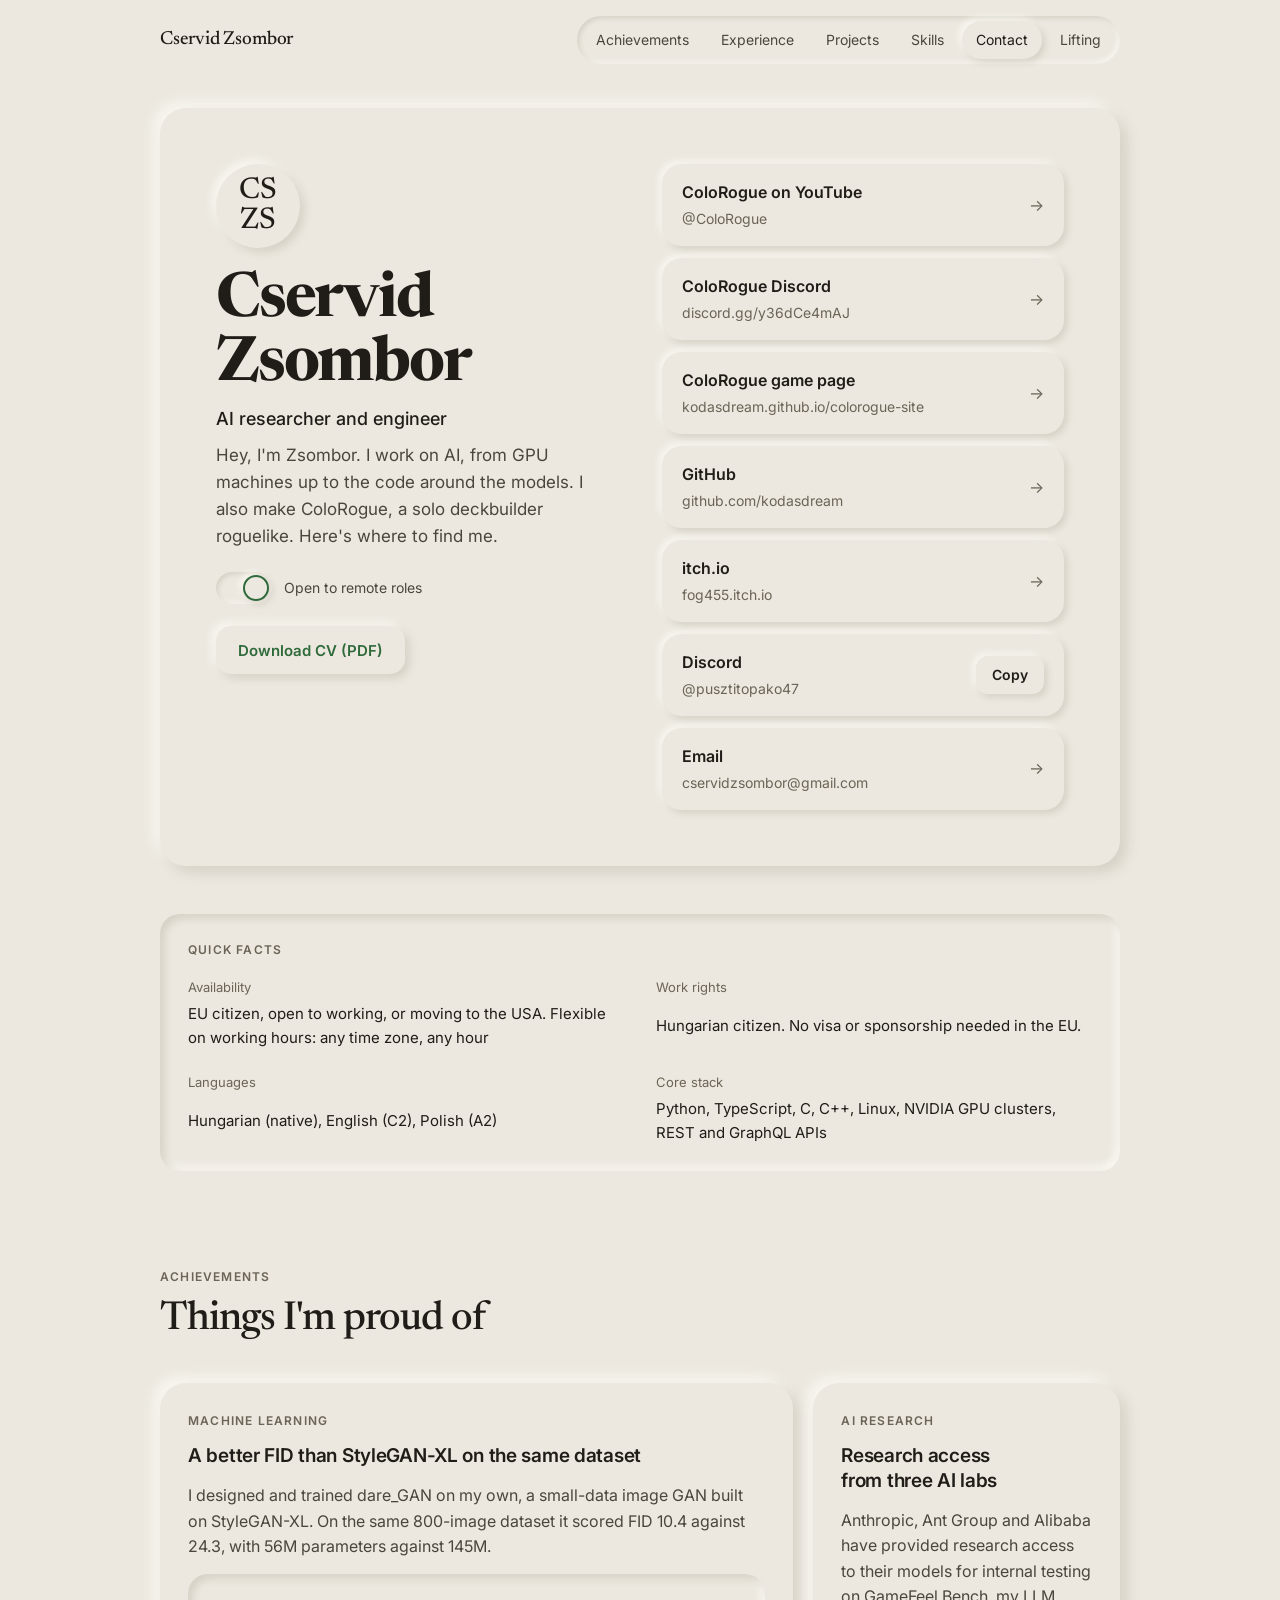
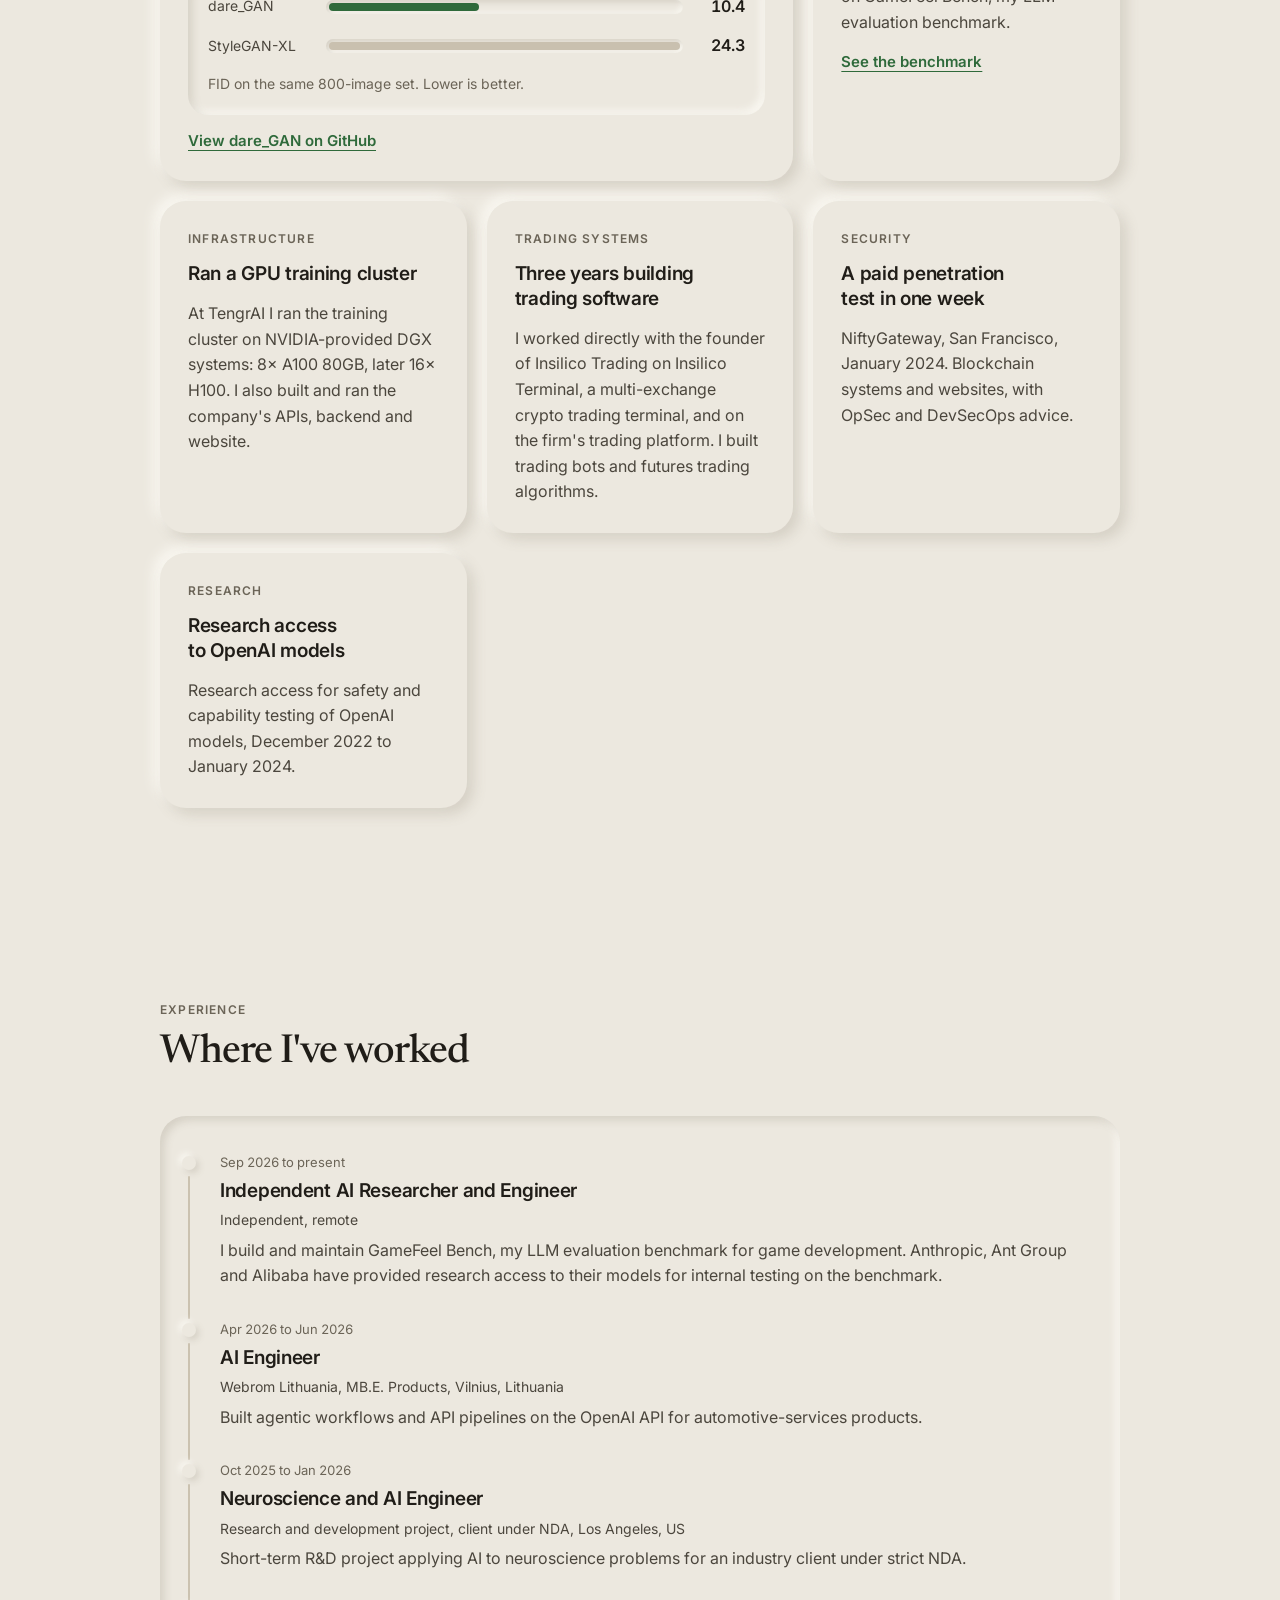
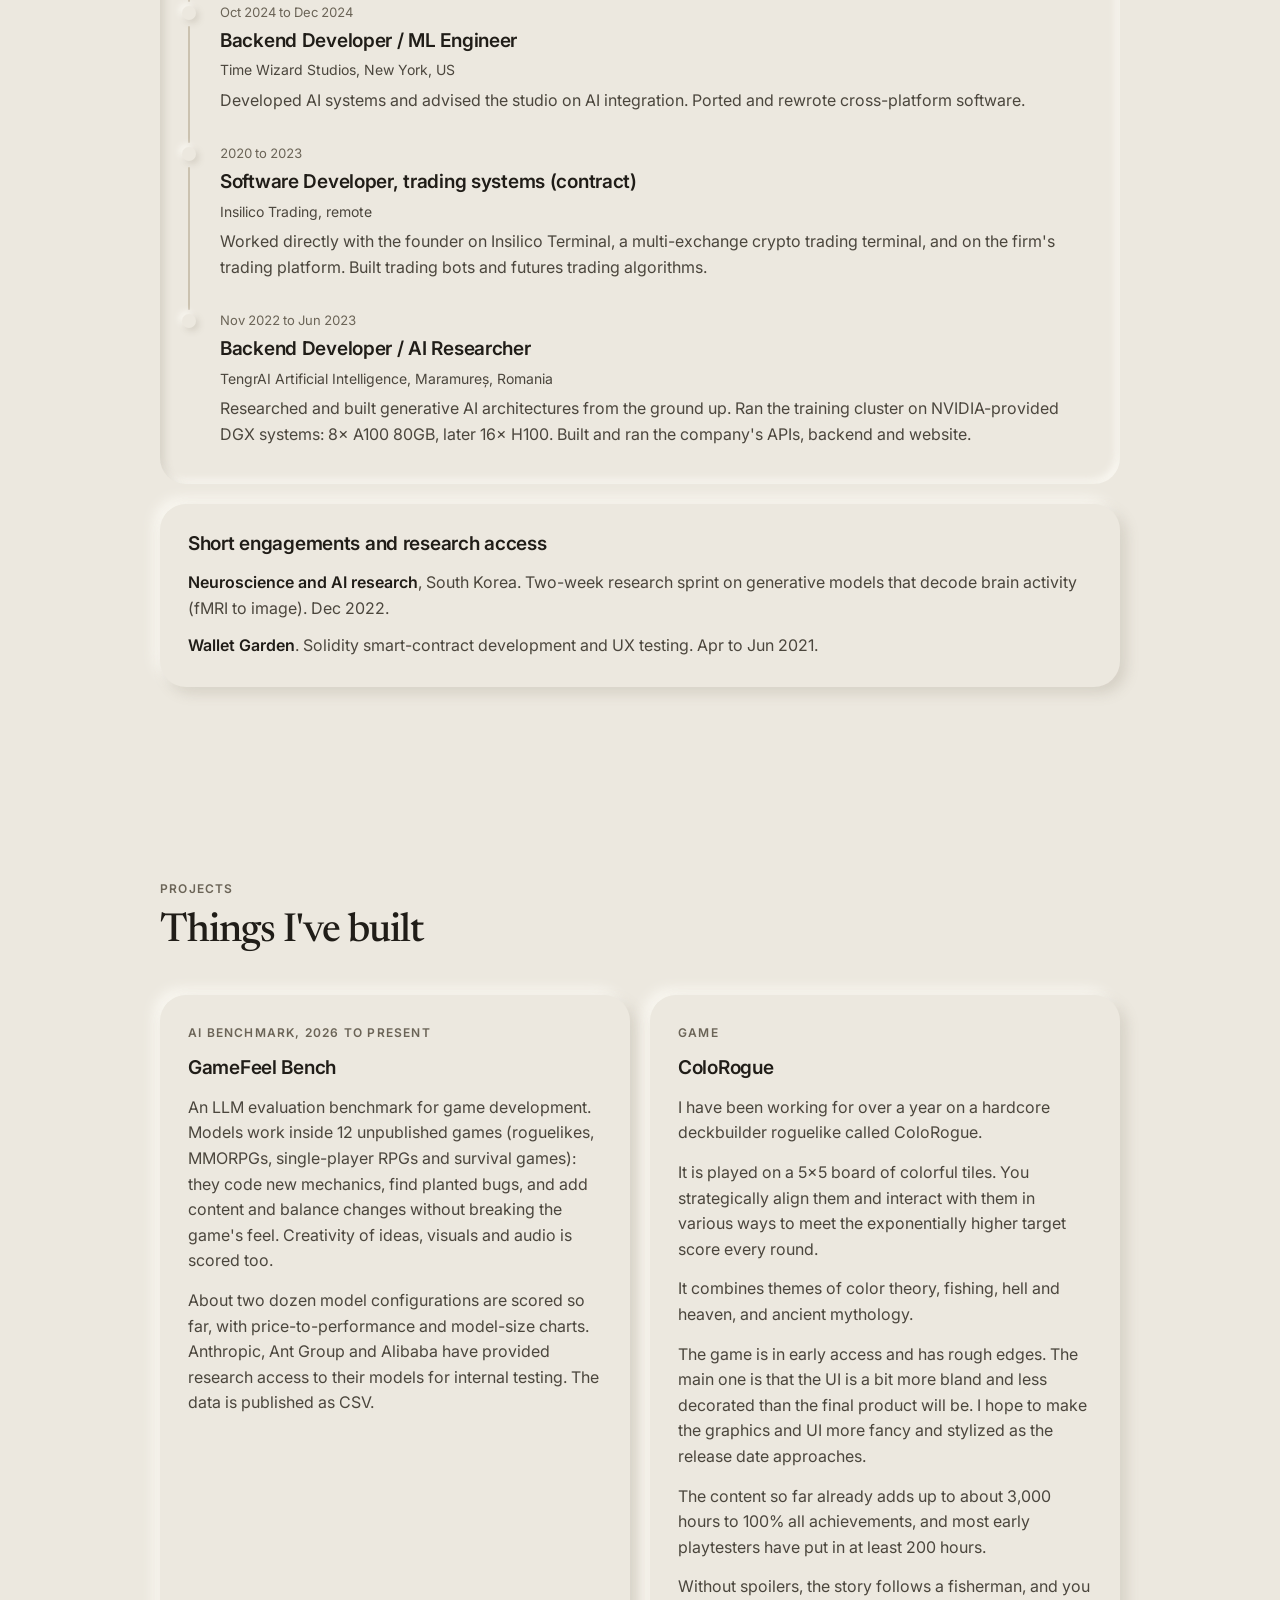
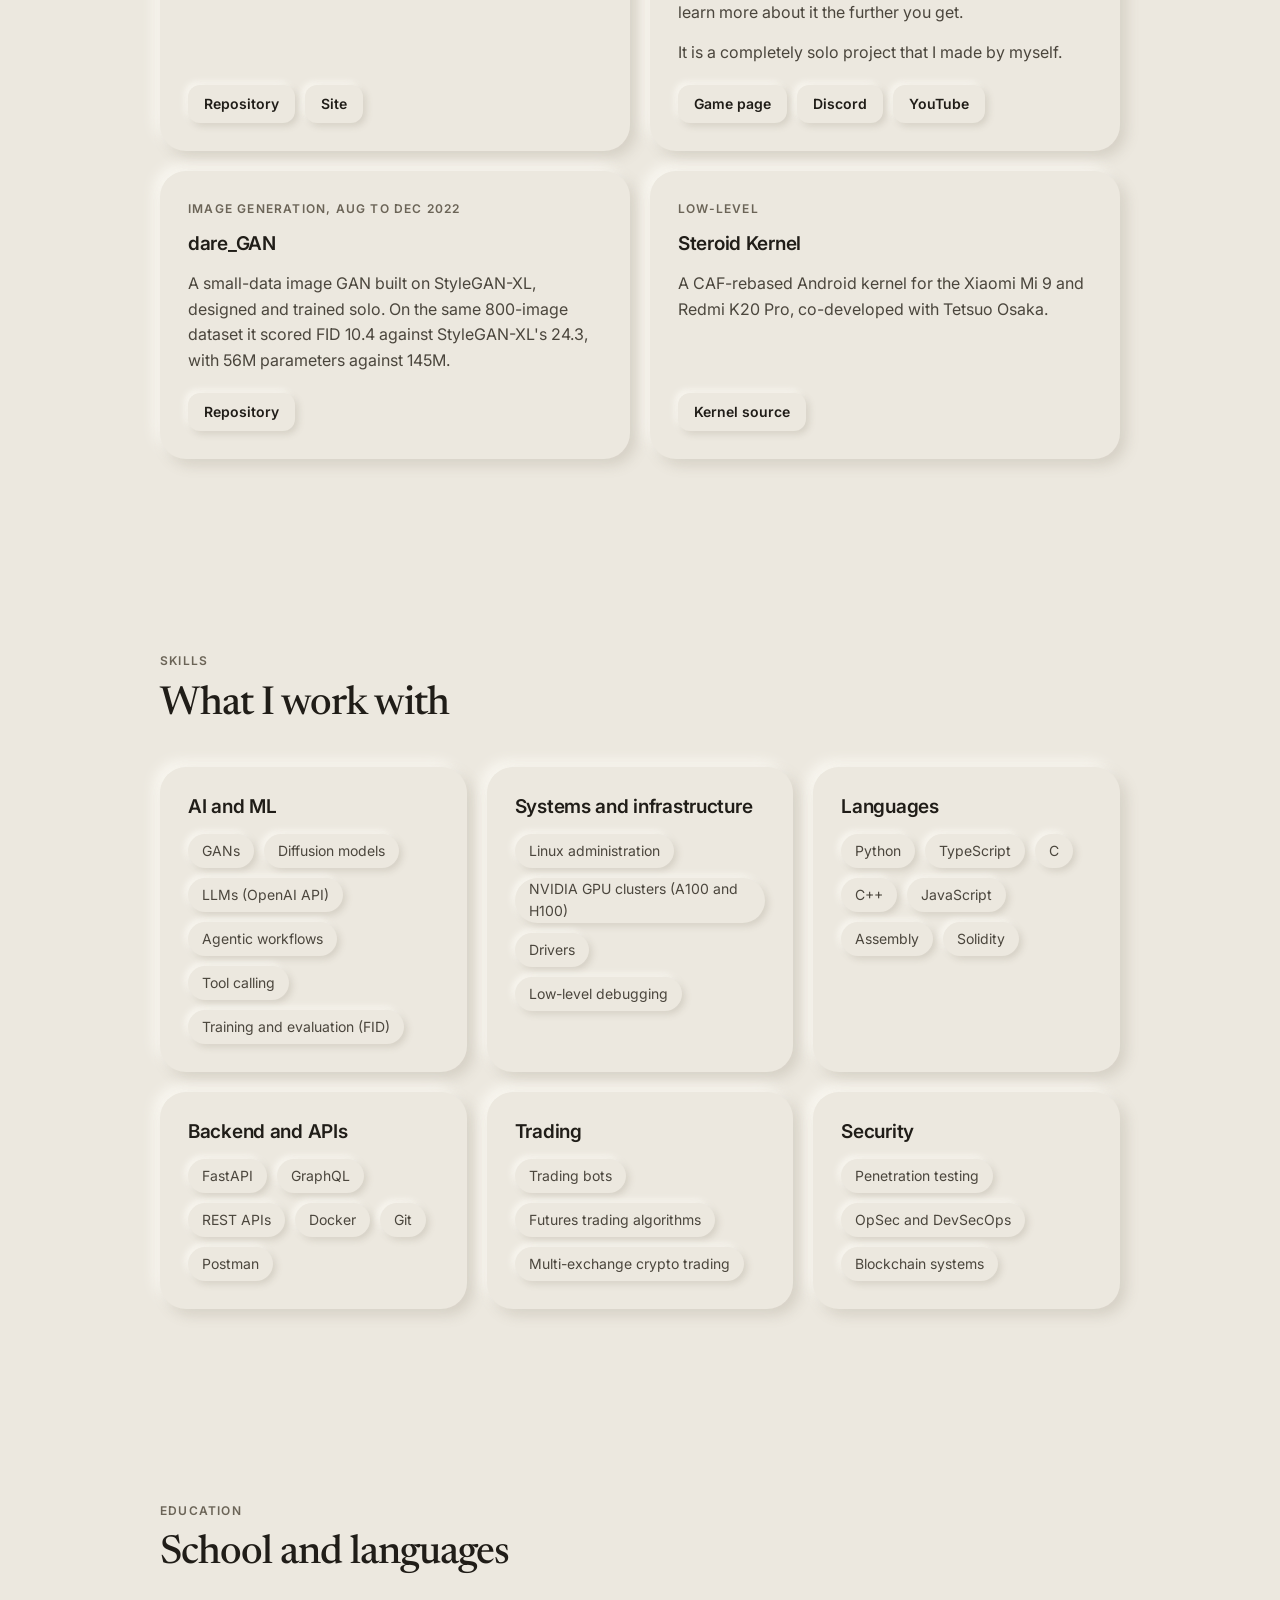
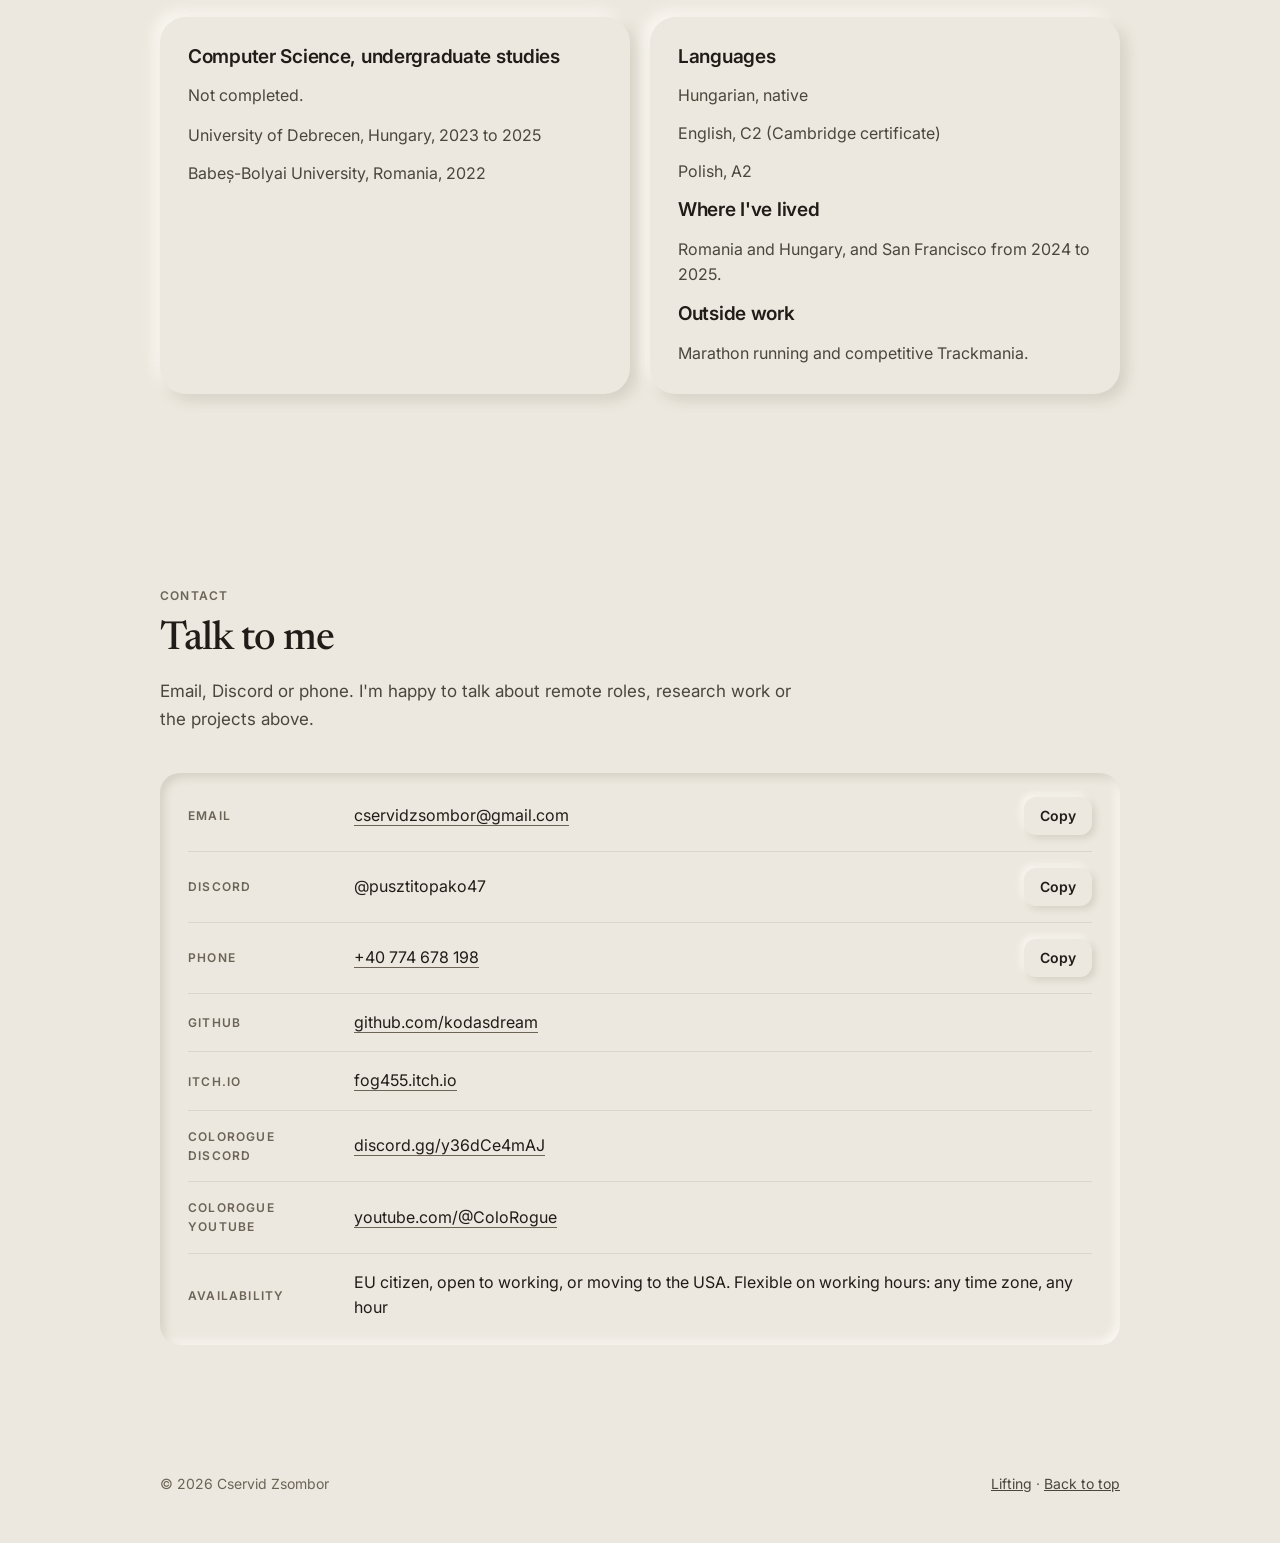
<file: index.html>
<!doctype html>
<html lang="en">
<head>
  <meta charset="utf-8">
  <meta name="viewport" content="width=device-width, initial-scale=1">
  <title>Cservid Zsombor</title>
  <meta http-equiv="refresh" content="0; url=personal/">
  <link rel="canonical" href="https://kodasdream.github.io/personal/">
  <style>
    :root { color-scheme: dark; }
    body {
      margin: 0;
      min-height: 100vh;
      display: grid;
      place-items: center;
      background: #17181c;
      color: #b1b5bd;
      font: 16px/1.6 system-ui, -apple-system, "Segoe UI", sans-serif;
    }
    a { color: #8cc152; }
  </style>
</head>
<body>
  <p>This site has moved to <a href="personal/">kodasdream.github.io/personal/</a></p>
  <script>location.replace('personal/');</script>
</body>
</html>
</file>
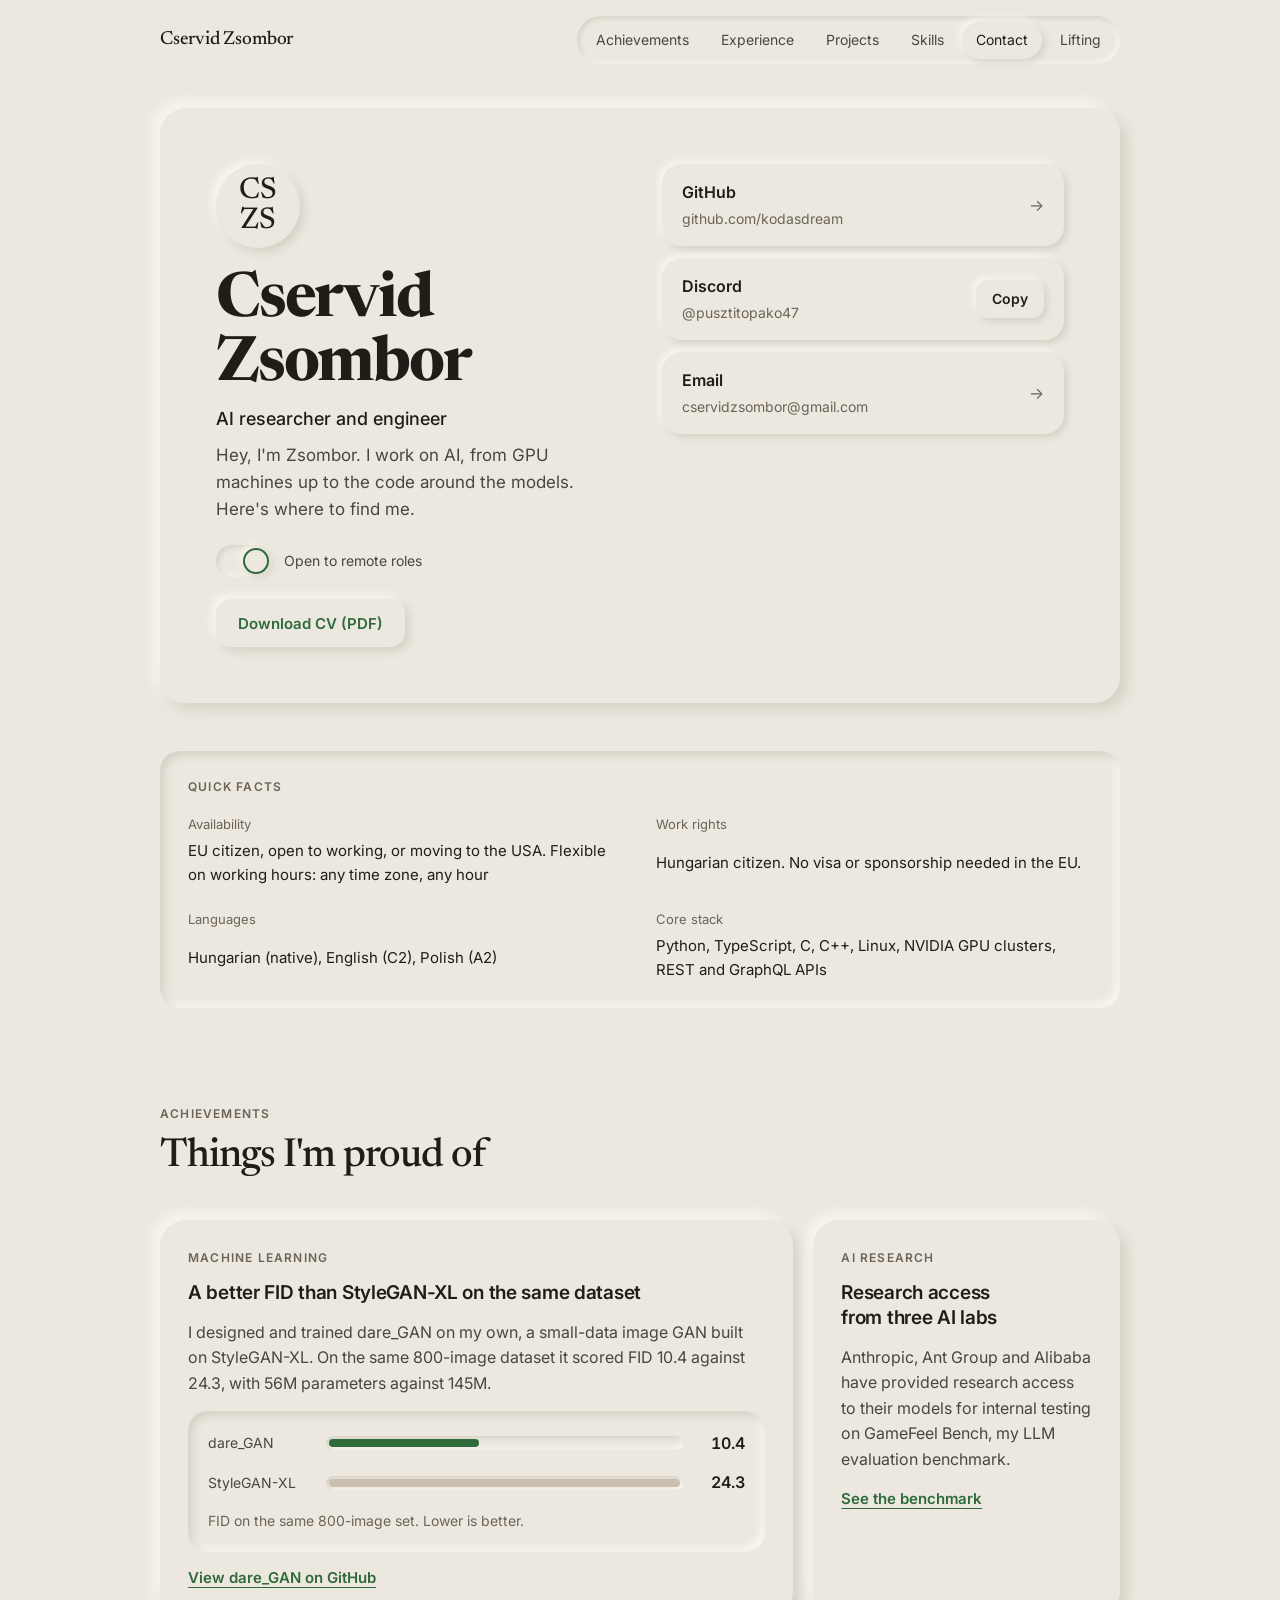
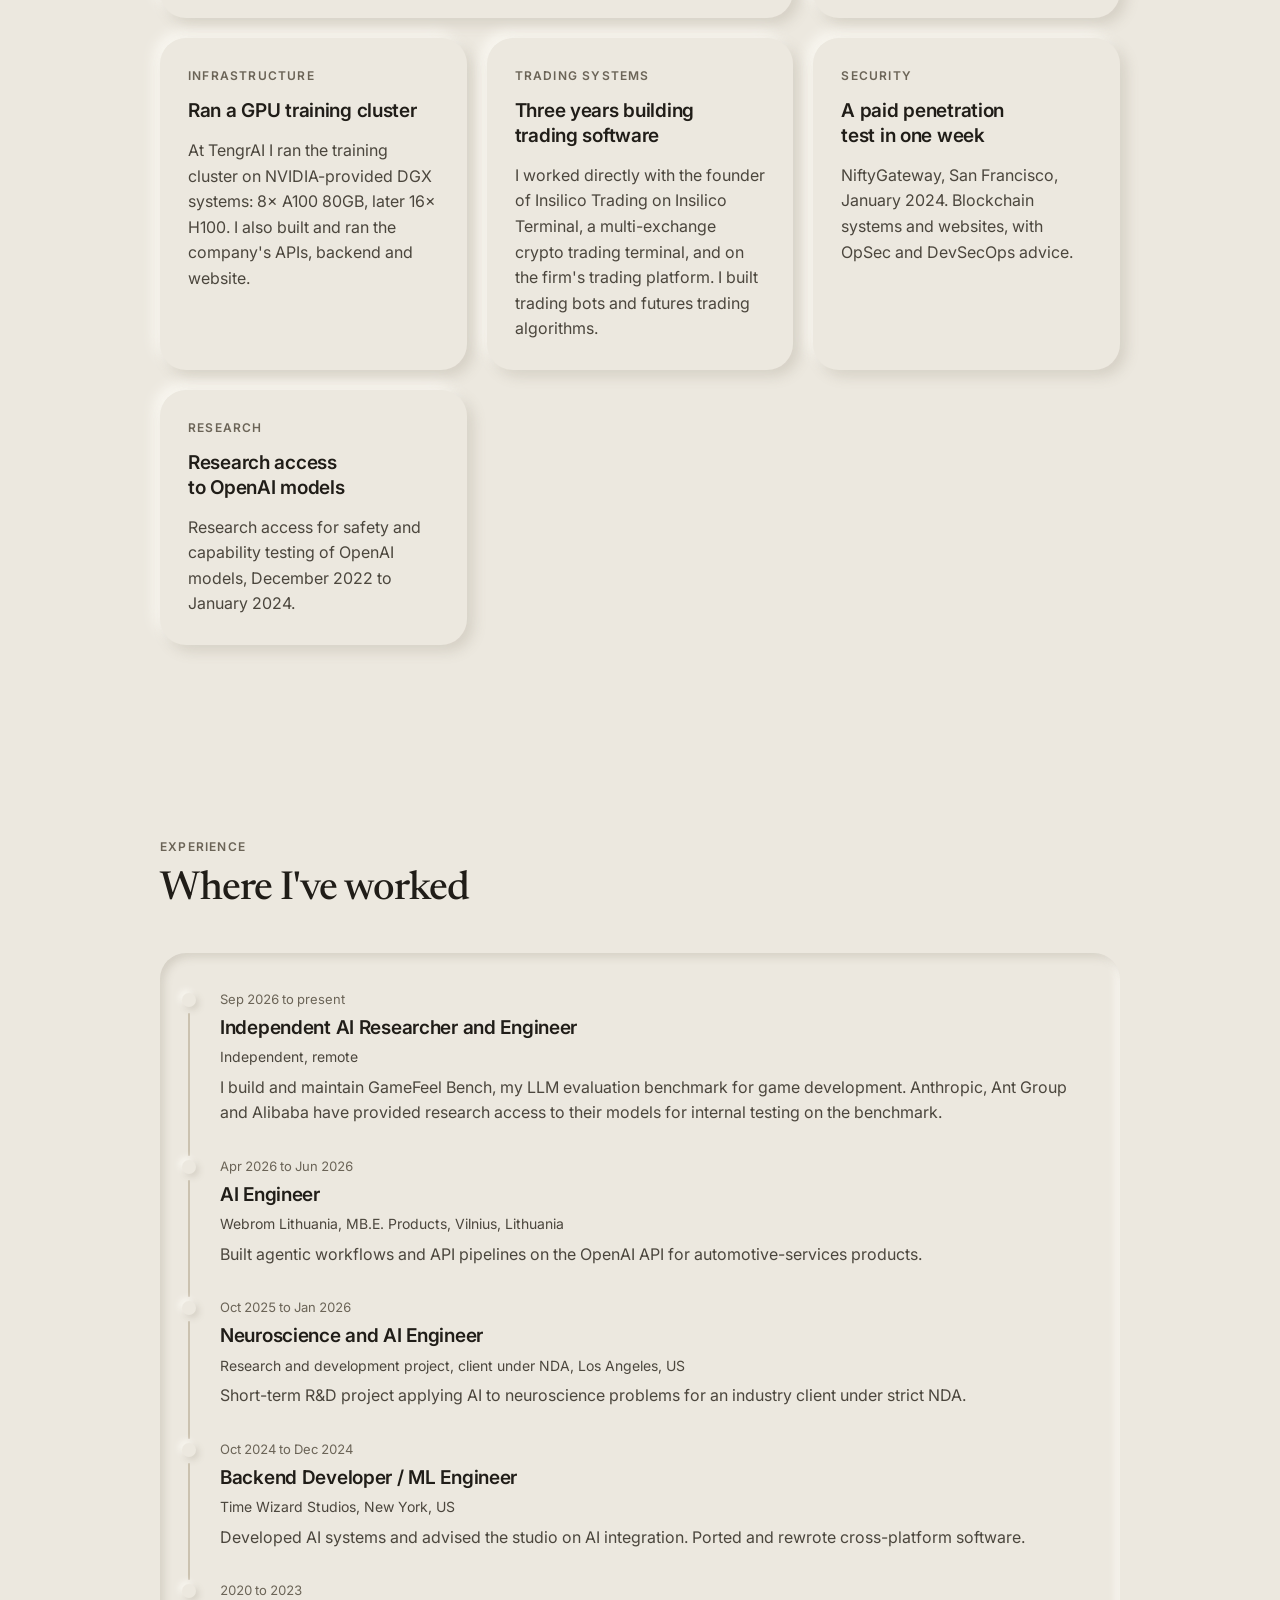
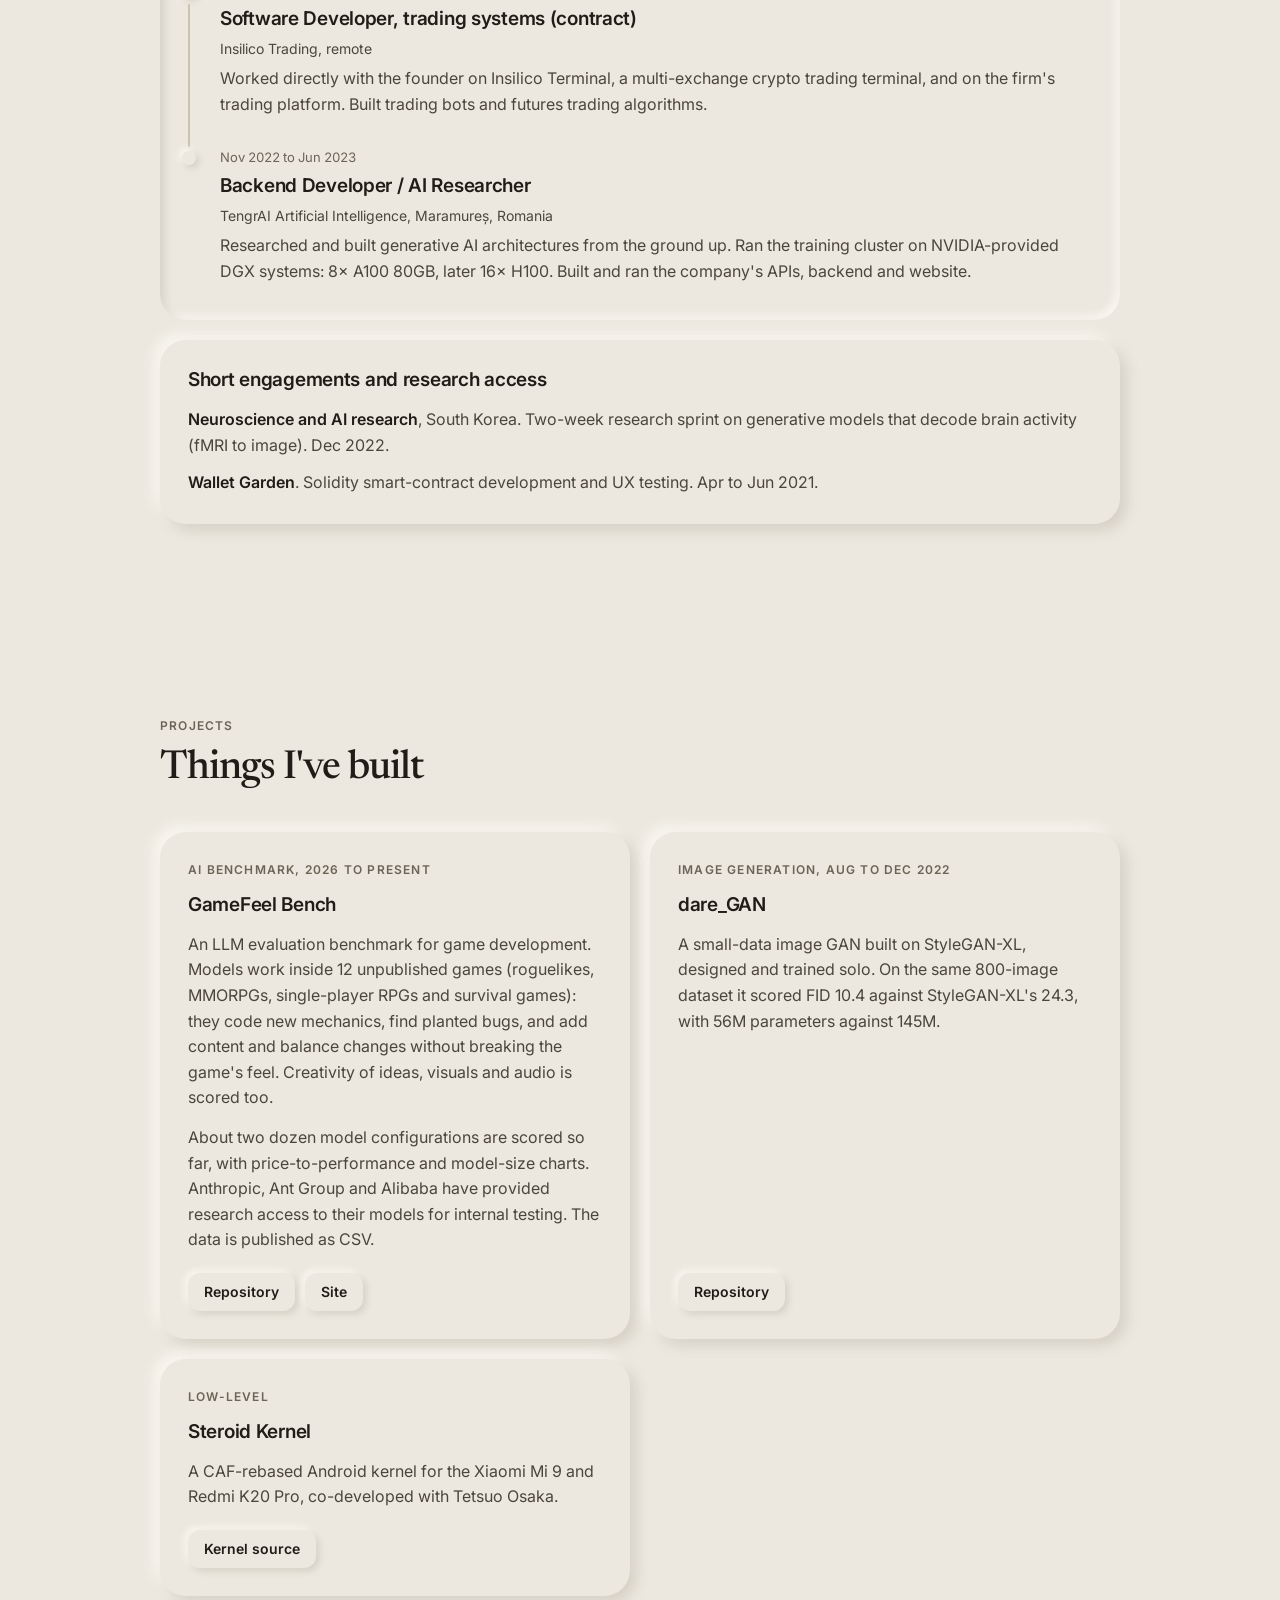
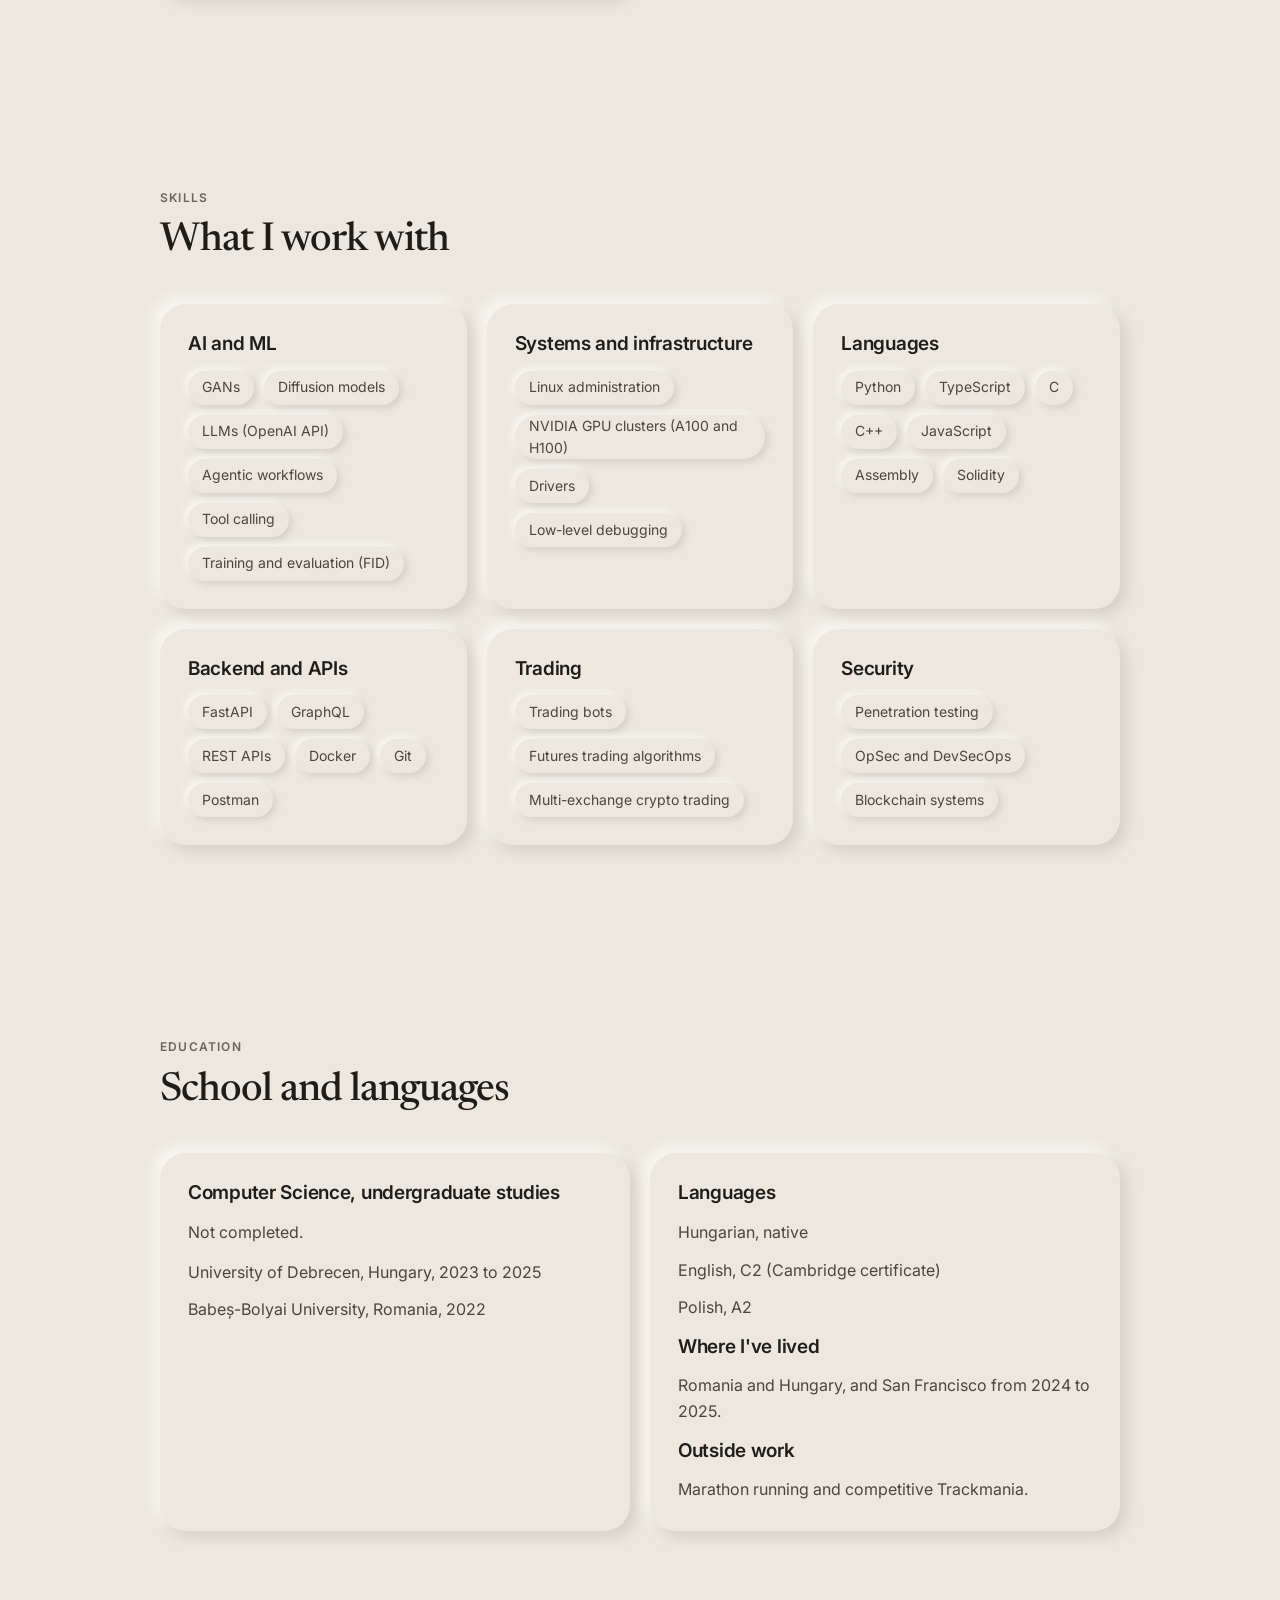
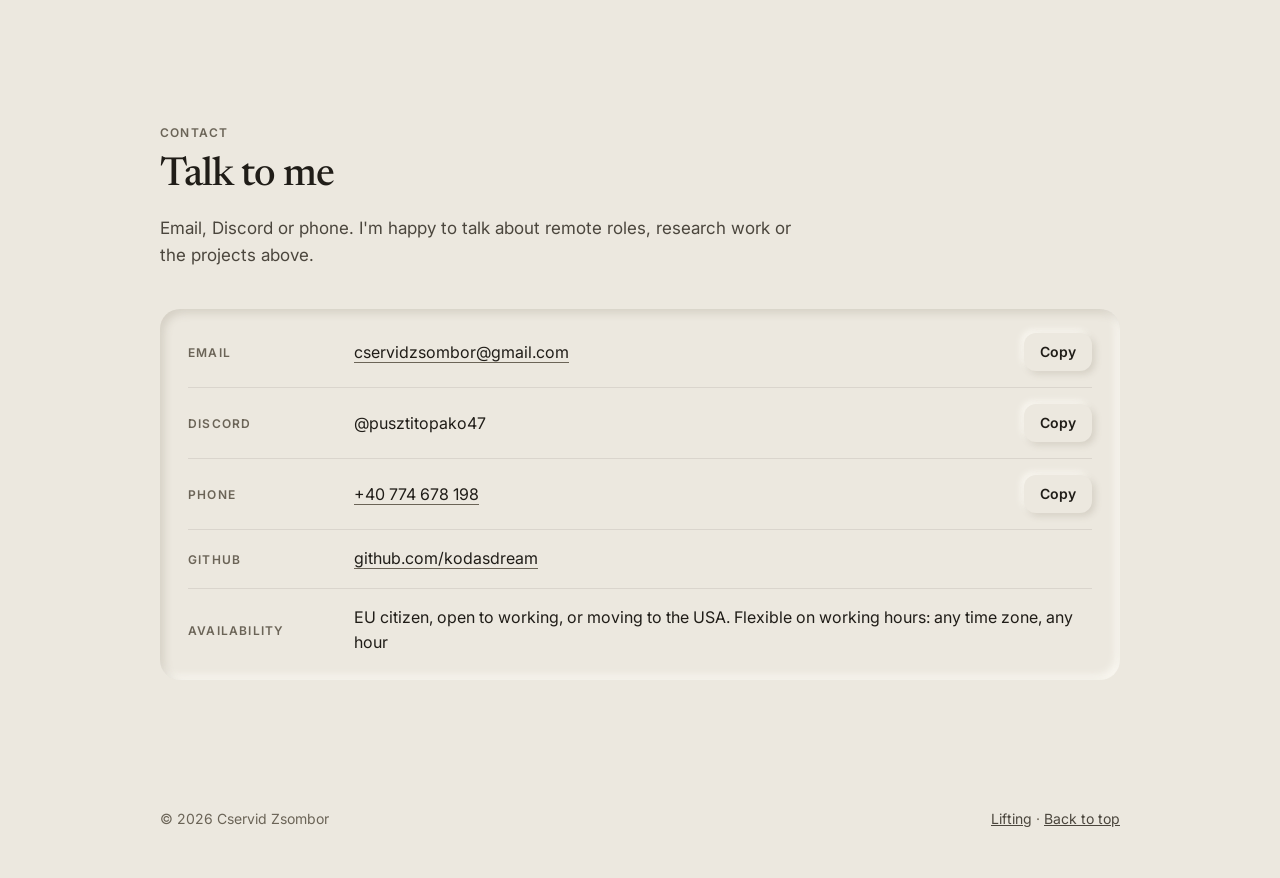
<file: personal-work/index.html>
<!doctype html>
<html lang="en">
<head>
  <meta charset="utf-8">
  <meta name="viewport" content="width=device-width, initial-scale=1, viewport-fit=cover">
  <title>Cservid Zsombor, AI engineer</title>
  <meta name="description" content="Cservid Zsombor, AI engineer: generative models, LLM agents, GPU clusters and Linux. Achievements, work history, projects, CV and contact.">
  <meta name="theme-color" content="#ece8df">
  <meta property="og:type" content="website">
  <meta property="og:title" content="Cservid Zsombor, AI engineer">
  <meta property="og:description" content="Generative models, LLM agents, GPU clusters and Linux. Achievements, projects, CV and contact.">
  <meta property="og:url" content="https://kodasdream.github.io/personal-work/">
  <link rel="canonical" href="https://kodasdream.github.io/personal-work/">
  <link rel="icon" href="../personal/favicon.svg" type="image/svg+xml">
  <link rel="preconnect" href="https://fonts.googleapis.com">
  <link rel="preconnect" href="https://fonts.gstatic.com" crossorigin>
  <link rel="stylesheet" href="https://fonts.googleapis.com/css2?family=Inter:wght@400;500;600;700&display=swap">
  <link rel="stylesheet" href="https://fonts.googleapis.com/css2?family=Newsreader:wght@400;500;600;700&display=swap">
  <link rel="stylesheet" href="../personal/assets/site.css?v=20261018">
</head>
<body>
  <a class="skip" href="#main">Skip to content</a>

  <header class="topbar">
    <div class="wrap bar">
      <a class="brand" href="#top">Cservid Zsombor</a>
      <nav class="nav" aria-label="Sections">
        <a href="#achievements">Achievements</a>
        <a href="#experience">Experience</a>
        <a href="#projects">Projects</a>
        <a href="#skills">Skills</a>
        <a href="#contact">Contact</a>
        <a href="../personal/lifting/">Lifting</a>
      </nav>
    </div>
  </header>

  <main id="main" class="wrap">
    <section class="hero raised" id="top" aria-labelledby="name">
      <div class="profile">
        <div class="avatar" aria-hidden="true"><span>CS</span><span>ZS</span></div>
        <div class="intro">
          <h1 id="name">Cservid Zsombor</h1>
          <p class="role">AI researcher and engineer</p>
          <p class="bio">Hey, I'm Zsombor. I work on AI, from GPU machines up to the code around the models. Here's where to find me.</p>
        </div>
        <p class="status"><span class="switch" aria-hidden="true"></span>Open to remote roles</p>
        <a class="btn btn-primary" href="../personal/Cservid_Zsombor_CV_AI_Engineer.pdf" download>Download CV (PDF)</a>
      </div>

      <div class="linkstack">
        <div class="linkcards">
          <a class="linkcard" href="https://github.com/kodasdream"><span class="lc-text"><span class="lc-title">GitHub</span><span class="lc-sub">github.com/kodasdream</span></span><span class="lc-go" aria-hidden="true">→</span></a>
          <div class="linkcard"><span class="lc-text"><span class="lc-title">Discord</span><span class="lc-sub" data-value>@pusztitopako47</span></span><button class="btn btn-sm" type="button" data-copy="@pusztitopako47">Copy</button></div>
          <a class="linkcard" href="mailto:cservidzsombor@gmail.com"><span class="lc-text"><span class="lc-title">Email</span><span class="lc-sub">cservidzsombor@gmail.com</span></span><span class="lc-go" aria-hidden="true">→</span></a>
        </div>
      </div>
    </section>

    <section class="facts inset" aria-labelledby="facts-title">
      <p class="eyebrow" id="facts-title">Quick facts</p>
      <dl>
        <div><dt>Availability</dt><dd>EU citizen, open to working, or moving to the USA. Flexible on working hours: any time zone, any hour</dd></div>
        <div><dt>Work rights</dt><dd>Hungarian citizen. No visa or sponsorship needed in the EU.</dd></div>
        <div><dt>Languages</dt><dd>Hungarian (native), English (C2), Polish (A2)</dd></div>
        <div><dt>Core stack</dt><dd>Python, TypeScript, C, C++, Linux, NVIDIA GPU clusters, REST and GraphQL APIs</dd></div>
      </dl>
    </section>

    <section class="block" id="achievements" aria-labelledby="achievements-title">
      <header class="head">
        <p class="eyebrow">Achievements</p>
        <h2 id="achievements-title">Things I'm proud of</h2>
      </header>

      <div class="grid auto">
        <article class="card raised wide">
          <p class="eyebrow">Machine learning</p>
          <h3>A better FID than StyleGAN-XL on the same dataset</h3>
          <p>I designed and trained dare_GAN on my own, a small-data image GAN built on StyleGAN-XL. On the same 800-image dataset it scored FID 10.4 against 24.3, with 56M parameters against 145M.</p>
          <div class="gauge inset">
            <div class="gauge-row">
              <span class="gauge-name">dare_GAN</span>
              <span class="meter"><i style="--w: 42.8%"></i></span>
              <span class="gauge-value">10.4</span>
            </div>
            <div class="gauge-row">
              <span class="gauge-name">StyleGAN-XL</span>
              <span class="meter"><i class="base" style="--w: 100%"></i></span>
              <span class="gauge-value">24.3</span>
            </div>
            <p class="note">FID on the same 800-image set. Lower is better.</p>
          </div>
          <a class="text-link" href="https://github.com/kodasdream/dare_GAN">View dare_GAN on GitHub</a>
        </article>

        <article class="card raised">
          <p class="eyebrow">AI research</p>
          <h3>Research access from three AI labs</h3>
          <p>Anthropic, Ant Group and Alibaba have provided research access to their models for internal testing on GameFeel Bench, my LLM evaluation benchmark.</p>
          <a class="text-link" href="https://kodasdream.github.io/gamefeel-benchmark/">See the benchmark</a>
        </article>

        <article class="card raised">
          <p class="eyebrow">Infrastructure</p>
          <h3>Ran a GPU training cluster</h3>
          <p>At TengrAI I ran the training cluster on NVIDIA-provided DGX systems: 8× A100 80GB, later 16× H100. I also built and ran the company's APIs, backend and website.</p>
        </article>

        <article class="card raised">
          <p class="eyebrow">Trading systems</p>
          <h3>Three years building trading software</h3>
          <p>I worked directly with the founder of Insilico Trading on Insilico Terminal, a multi-exchange crypto trading terminal, and on the firm's trading platform. I built trading bots and futures trading algorithms.</p>
        </article>

        <article class="card raised">
          <p class="eyebrow">Security</p>
          <h3>A paid penetration test in one week</h3>
          <p>NiftyGateway, San Francisco, January 2024. Blockchain systems and websites, with OpSec and DevSecOps advice.</p>
        </article>

        <article class="card raised">
          <p class="eyebrow">Research</p>
          <h3>Research access to OpenAI models</h3>
          <p>Research access for safety and capability testing of OpenAI models, December 2022 to January 2024.</p>
        </article>
      </div>
    </section>

    <section class="block" id="experience" aria-labelledby="experience-title">
      <header class="head">
        <p class="eyebrow">Experience</p>
        <h2 id="experience-title">Where I've worked</h2>
      </header>

      <ol class="timeline">
        <li>
          <time>Sep 2026 to present</time>
          <h3>Independent AI Researcher and Engineer</h3>
          <p class="org">Independent, remote</p>
          <p>I build and maintain GameFeel Bench, my LLM evaluation benchmark for game development. Anthropic, Ant Group and Alibaba have provided research access to their models for internal testing on the benchmark.</p>
        </li>
        <li>
          <time>Apr 2026 to Jun 2026</time>
          <h3>AI Engineer</h3>
          <p class="org">Webrom Lithuania, MB.E. Products, Vilnius, Lithuania</p>
          <p>Built agentic workflows and API pipelines on the OpenAI API for automotive-services products.</p>
        </li>
        <li>
          <time>Oct 2025 to Jan 2026</time>
          <h3>Neuroscience and AI Engineer</h3>
          <p class="org">Research and development project, client under NDA, Los Angeles, US</p>
          <p>Short-term R&amp;D project applying AI to neuroscience problems for an industry client under strict NDA.</p>
        </li>
        <li>
          <time>Oct 2024 to Dec 2024</time>
          <h3>Backend Developer / ML Engineer</h3>
          <p class="org">Time Wizard Studios, New York, US</p>
          <p>Developed AI systems and advised the studio on AI integration. Ported and rewrote cross-platform software.</p>
        </li>
        <li>
          <time>2020 to 2023</time>
          <h3>Software Developer, trading systems (contract)</h3>
          <p class="org">Insilico Trading, remote</p>
          <p>Worked directly with the founder on Insilico Terminal, a multi-exchange crypto trading terminal, and on the firm's trading platform. Built trading bots and futures trading algorithms.</p>
        </li>
        <li>
          <time>Nov 2022 to Jun 2023</time>
          <h3>Backend Developer / AI Researcher</h3>
          <p class="org">TengrAI Artificial Intelligence, Maramureș, Romania</p>
          <p>Researched and built generative AI architectures from the ground up. Ran the training cluster on NVIDIA-provided DGX systems: 8× A100 80GB, later 16× H100. Built and ran the company's APIs, backend and website.</p>
        </li>
      </ol>

      <div class="card raised engagements">
        <h3>Short engagements and research access</h3>
        <ul class="plain">
          <li><strong>Neuroscience and AI research</strong>, South Korea. Two-week research sprint on generative models that decode brain activity (fMRI to image). Dec 2022.</li>
          <li><strong>Wallet Garden</strong>. Solidity smart-contract development and UX testing. Apr to Jun 2021.</li>
        </ul>
      </div>
    </section>

    <section class="block" id="projects" aria-labelledby="projects-title">
      <header class="head">
        <p class="eyebrow">Projects</p>
        <h2 id="projects-title">Things I've built</h2>
      </header>

      <div class="grid two">
        <article class="card raised">
          <p class="eyebrow">AI benchmark, 2026 to present</p>
          <h3>GameFeel Bench</h3>
          <p>An LLM evaluation benchmark for game development. Models work inside 12 unpublished games (roguelikes, MMORPGs, single-player RPGs and survival games): they code new mechanics, find planted bugs, and add content and balance changes without breaking the game's feel. Creativity of ideas, visuals and audio is scored too.</p>
          <p>About two dozen model configurations are scored so far, with price-to-performance and model-size charts. Anthropic, Ant Group and Alibaba have provided research access to their models for internal testing. The data is published as CSV.</p>
          <div class="links">
            <a class="btn btn-sm" href="https://github.com/kodasdream/gamefeel-benchmark">Repository</a>
            <a class="btn btn-sm" href="https://kodasdream.github.io/gamefeel-benchmark/">Site</a>
          </div>
        </article>

        <article class="card raised">
          <p class="eyebrow">Image generation, Aug to Dec 2022</p>
          <h3>dare_GAN</h3>
          <p>A small-data image GAN built on StyleGAN-XL, designed and trained solo. On the same 800-image dataset it scored FID 10.4 against StyleGAN-XL's 24.3, with 56M parameters against 145M.</p>
          <div class="links">
            <a class="btn btn-sm" href="https://github.com/kodasdream/dare_GAN">Repository</a>
          </div>
        </article>

        <article class="card raised">
          <p class="eyebrow">Low-level</p>
          <h3>Steroid Kernel</h3>
          <p>A CAF-rebased Android kernel for the Xiaomi Mi 9 and Redmi K20 Pro, co-developed with Tetsuo Osaka.</p>
          <div class="links">
            <a class="btn btn-sm" href="https://github.com/tetsuo55/android_kernel_xiaomi_sm8150">Kernel source</a>
          </div>
        </article>
      </div>
    </section>

    <section class="block" id="skills" aria-labelledby="skills-title">
      <header class="head">
        <p class="eyebrow">Skills</p>
        <h2 id="skills-title">What I work with</h2>
      </header>

      <div class="grid auto">
        <article class="card raised">
          <h3>AI and ML</h3>
          <ul class="chips">
            <li>GANs</li>
            <li>Diffusion models</li>
            <li>LLMs (OpenAI API)</li>
            <li>Agentic workflows</li>
            <li>Tool calling</li>
            <li>Training and evaluation (FID)</li>
          </ul>
        </article>

        <article class="card raised">
          <h3>Systems and infrastructure</h3>
          <ul class="chips">
            <li>Linux administration</li>
            <li>NVIDIA GPU clusters (A100 and H100)</li>
            <li>Drivers</li>
            <li>Low-level debugging</li>
          </ul>
        </article>

        <article class="card raised">
          <h3>Languages</h3>
          <ul class="chips">
            <li>Python</li>
            <li>TypeScript</li>
            <li>C</li>
            <li>C++</li>
            <li>JavaScript</li>
            <li>Assembly</li>
            <li>Solidity</li>
          </ul>
        </article>

        <article class="card raised">
          <h3>Backend and APIs</h3>
          <ul class="chips">
            <li>FastAPI</li>
            <li>GraphQL</li>
            <li>REST APIs</li>
            <li>Docker</li>
            <li>Git</li>
            <li>Postman</li>
          </ul>
        </article>

        <article class="card raised">
          <h3>Trading</h3>
          <ul class="chips">
            <li>Trading bots</li>
            <li>Futures trading algorithms</li>
            <li>Multi-exchange crypto trading</li>
          </ul>
        </article>

        <article class="card raised">
          <h3>Security</h3>
          <ul class="chips">
            <li>Penetration testing</li>
            <li>OpSec and DevSecOps</li>
            <li>Blockchain systems</li>
          </ul>
        </article>
      </div>
    </section>

    <section class="block" id="education" aria-labelledby="education-title">
      <header class="head">
        <p class="eyebrow">Education</p>
        <h2 id="education-title">School and languages</h2>
      </header>

      <div class="grid two">
        <article class="card raised">
          <h3>Computer Science, undergraduate studies</h3>
          <p>Not completed.</p>
          <ul class="plain">
            <li>University of Debrecen, Hungary, 2023 to 2025</li>
            <li>Babeș-Bolyai University, Romania, 2022</li>
          </ul>
        </article>

        <article class="card raised">
          <h3>Languages</h3>
          <ul class="plain">
            <li>Hungarian, native</li>
            <li>English, C2 (Cambridge certificate)</li>
            <li>Polish, A2</li>
          </ul>
          <h3>Where I've lived</h3>
          <p>Romania and Hungary, and San Francisco from 2024 to 2025.</p>
          <h3>Outside work</h3>
          <p>Marathon running and competitive Trackmania.</p>
        </article>
      </div>
    </section>

    <section class="block" id="contact" aria-labelledby="contact-title">
      <header class="head">
        <p class="eyebrow">Contact</p>
        <h2 id="contact-title">Talk to me</h2>
        <p class="lede">Email, Discord or phone. I'm happy to talk about remote roles, research work or the projects above.</p>
      </header>

      <div class="contact inset">
        <div class="row">
          <span class="eyebrow">Email</span>
          <a href="mailto:cservidzsombor@gmail.com">cservidzsombor@gmail.com</a>
          <button class="btn btn-sm" type="button" data-copy="cservidzsombor@gmail.com">Copy</button>
        </div>
        <div class="row">
          <span class="eyebrow">Discord</span>
          <span>@pusztitopako47</span>
          <button class="btn btn-sm" type="button" data-copy="@pusztitopako47">Copy</button>
        </div>
        <div class="row">
          <span class="eyebrow">Phone</span>
          <a href="tel:+40774678198">+40 774 678 198</a>
          <button class="btn btn-sm" type="button" data-copy="+40774678198">Copy</button>
        </div>
        <div class="row">
          <span class="eyebrow">GitHub</span>
          <a href="https://github.com/kodasdream">github.com/kodasdream</a>
        </div>
        <div class="row">
          <span class="eyebrow">Availability</span>
          <span>EU citizen, open to working, or moving to the USA. Flexible on working hours: any time zone, any hour</span>
        </div>
      </div>
    </section>
  </main>

  <footer class="wrap foot">
    <p>© 2026 Cservid Zsombor</p>
    <p><a href="../personal/lifting/">Lifting</a> · <a href="#top">Back to top</a></p>
  </footer>

  <script>
    // Copy buttons. If the browser refuses clipboard access, select the value instead.
    document.querySelectorAll('[data-copy]').forEach((button) => {
      const label = button.textContent;
      button.addEventListener('click', async () => {
        try {
          await navigator.clipboard.writeText(button.dataset.copy);
          button.textContent = 'Copied';
        } catch {
          const value = button.parentElement.querySelector('[data-value]') || button.previousElementSibling;
          const range = document.createRange();
          range.selectNodeContents(value);
          const selection = window.getSelection();
          selection.removeAllRanges();
          selection.addRange(range);
          button.textContent = 'Selected';
        }
        setTimeout(() => { button.textContent = label; }, 1600);
      });
    });

    // Highlight the section in view in the top bar. The Lifting tab is a separate page, so it is not tracked.
    const links = [...document.querySelectorAll('.nav a[href^="#"]')];
    const observer = new IntersectionObserver((entries) => {
      entries.forEach((entry) => {
        if (!entry.isIntersecting) return;
        links.forEach((link) => {
          if (link.getAttribute('href') === '#' + entry.target.id) {
            link.setAttribute('aria-current', 'true');
          } else {
            link.removeAttribute('aria-current');
          }
        });
      });
    }, { rootMargin: '-45% 0px -50% 0px' });
    links.forEach((link) => {
      const section = document.querySelector(link.getAttribute('href'));
      if (section) observer.observe(section);
    });
  </script>
</body>
</html>
</file>
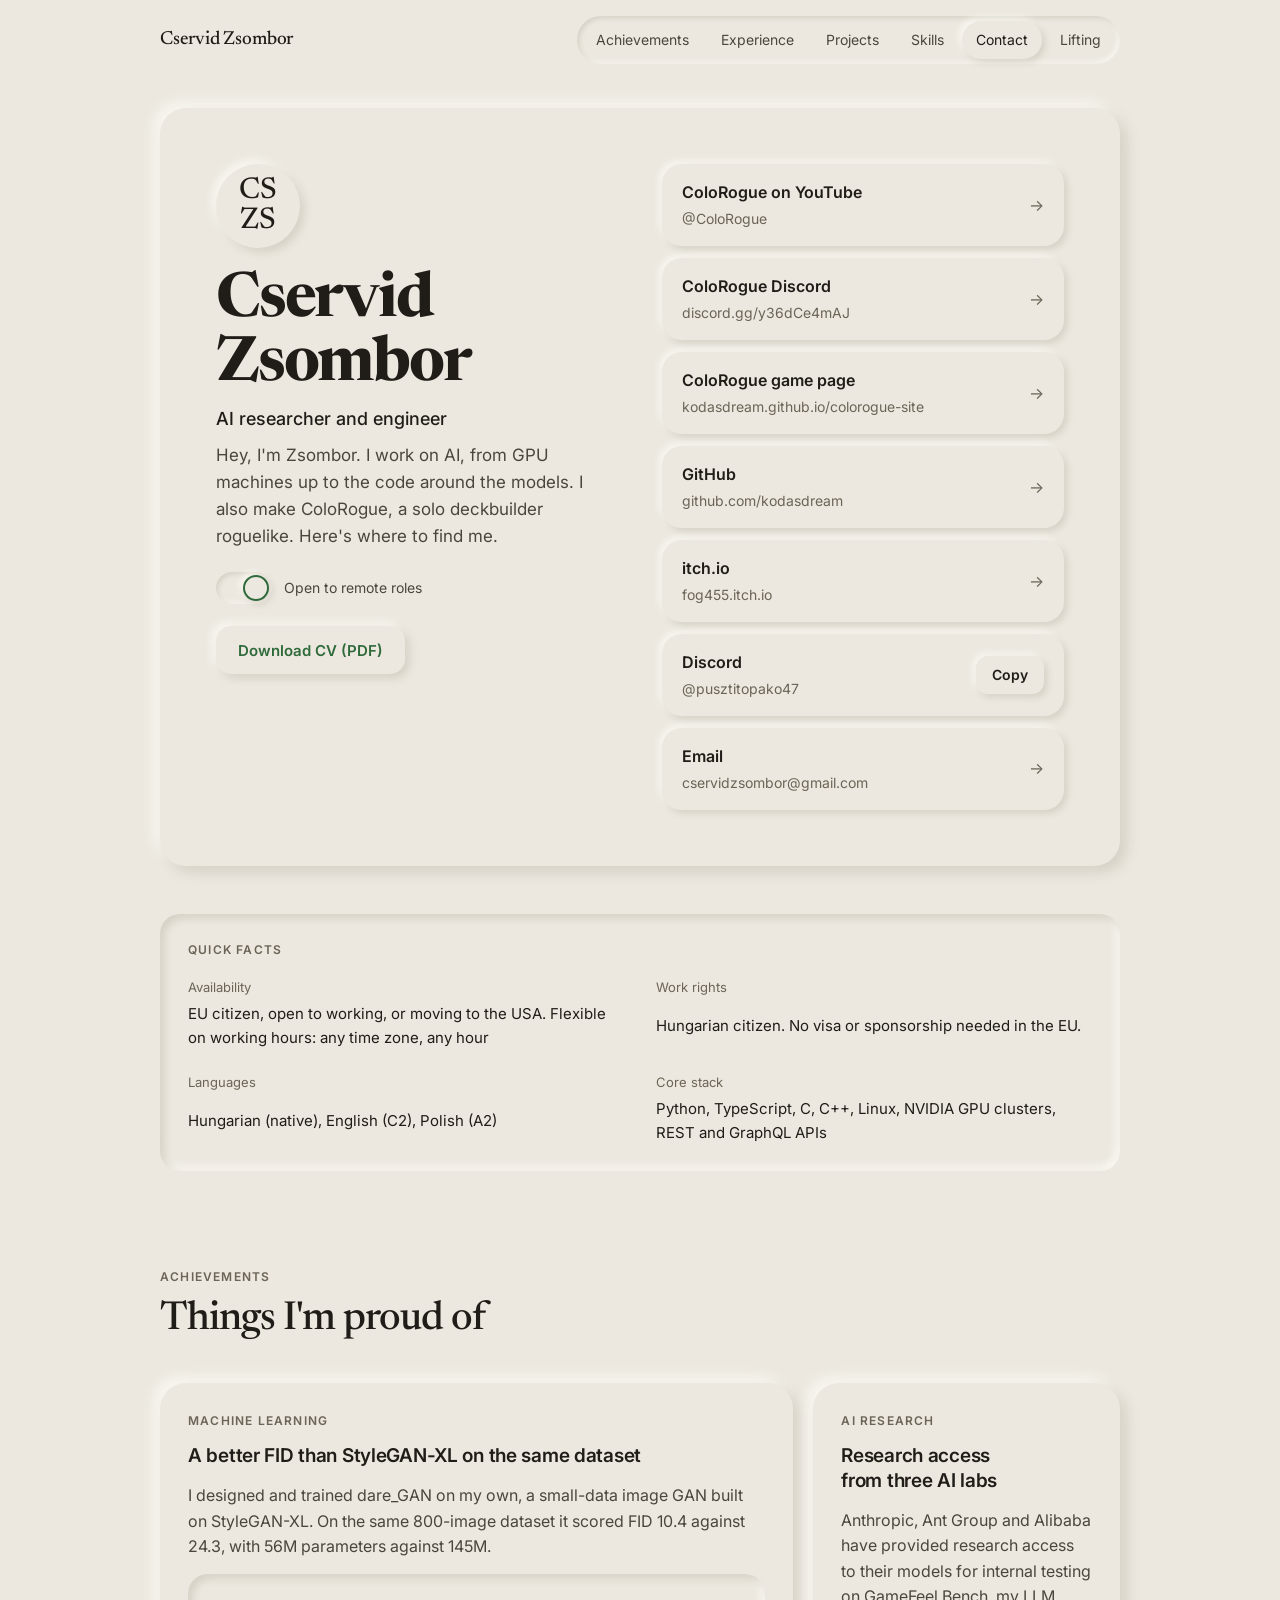
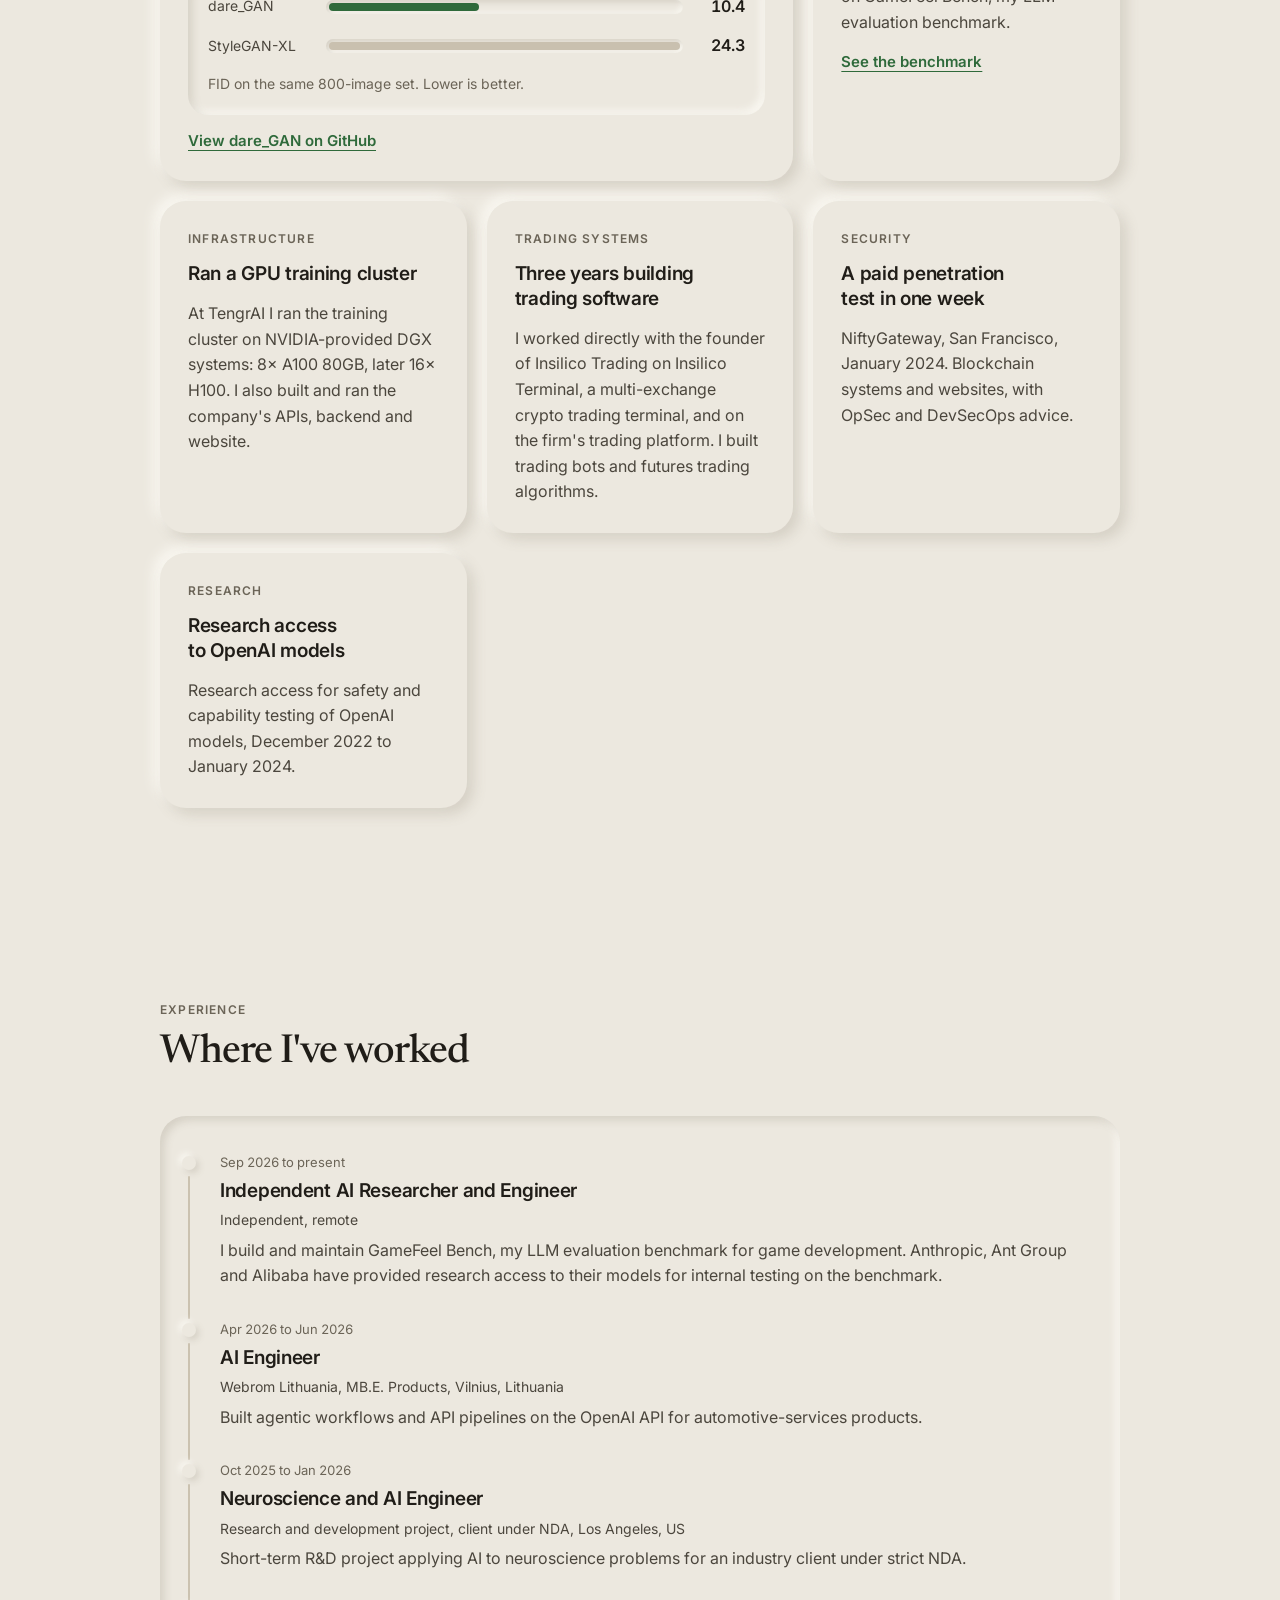
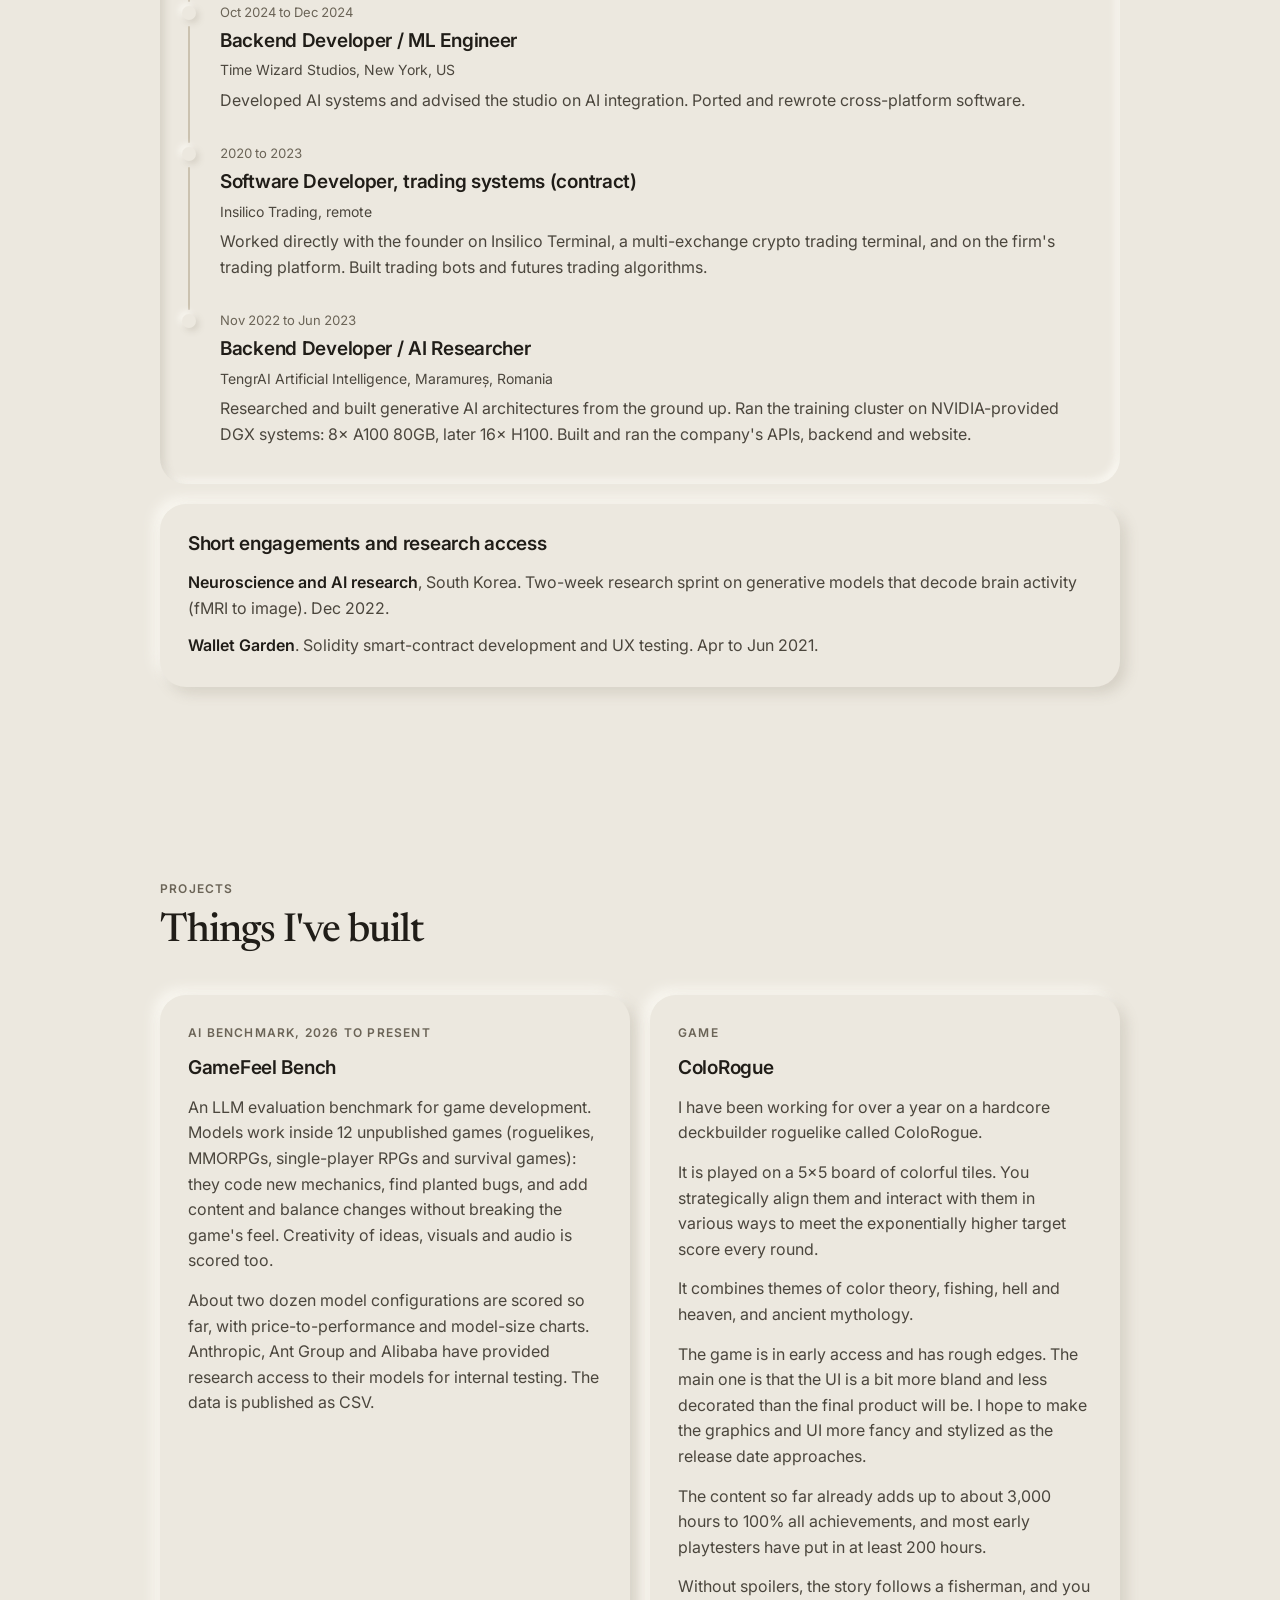
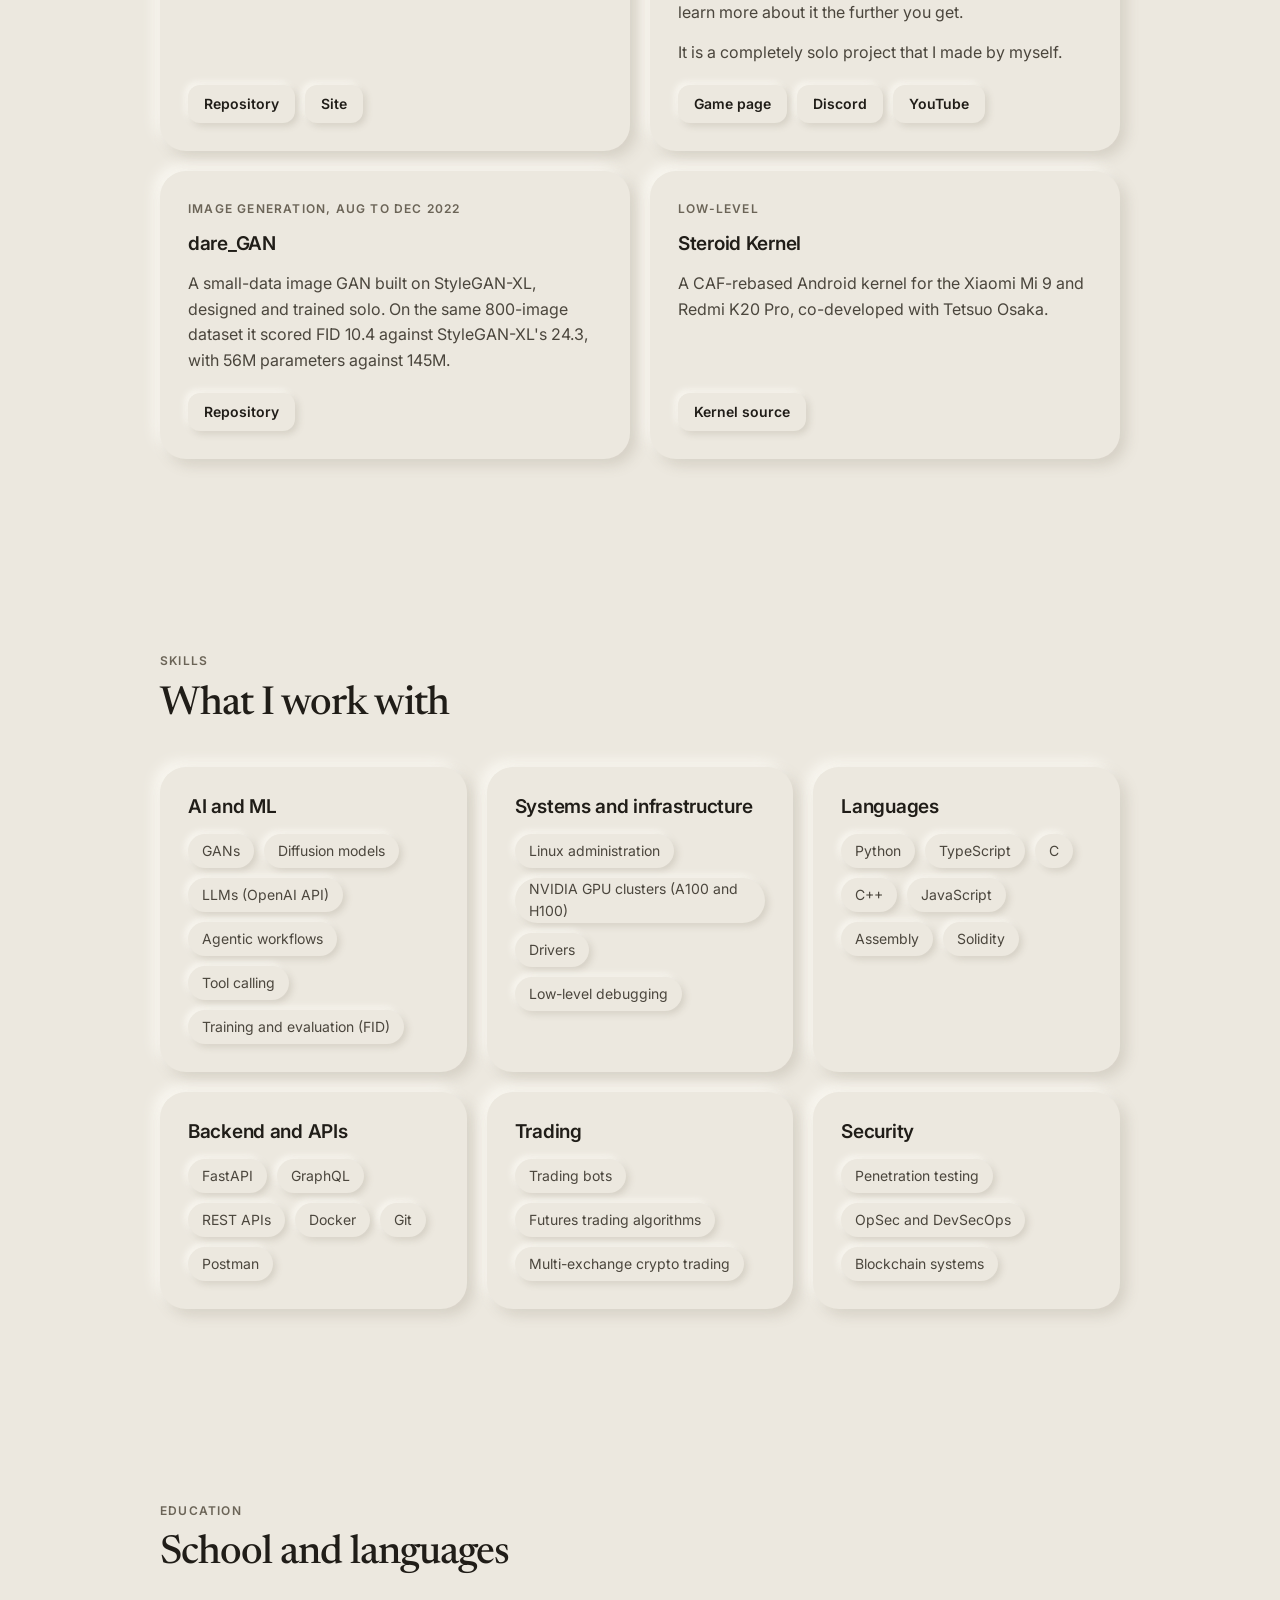
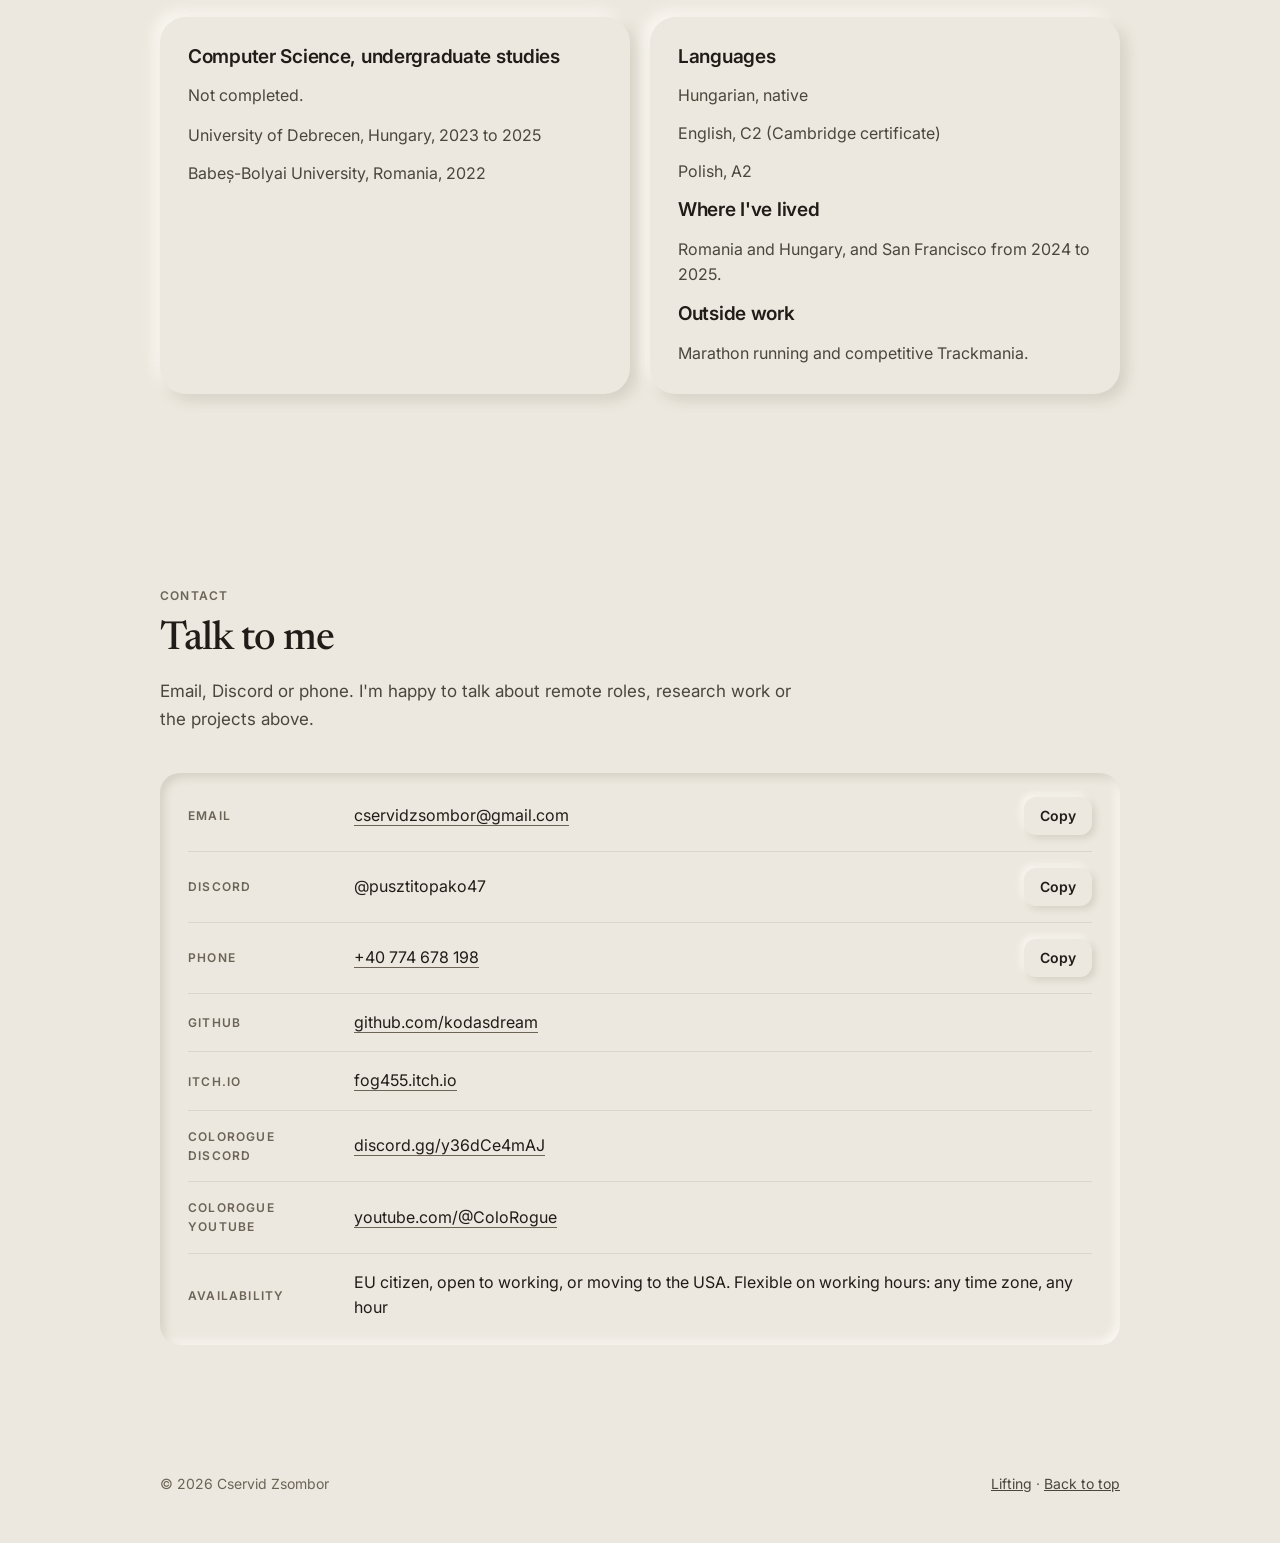
<file: personal/index.html>
<!doctype html>
<html lang="en">
<head>
  <meta charset="utf-8">
  <meta name="viewport" content="width=device-width, initial-scale=1, viewport-fit=cover">
  <title>Cservid Zsombor, AI engineer</title>
  <meta name="description" content="Cservid Zsombor, AI engineer: generative models, LLM agents, GPU clusters and Linux. Achievements, work history, projects, CV and contact.">
  <meta name="theme-color" content="#ece8df">
  <meta property="og:type" content="website">
  <meta property="og:title" content="Cservid Zsombor, AI engineer">
  <meta property="og:description" content="Generative models, LLM agents, GPU clusters and Linux. Achievements, projects, CV and contact.">
  <meta property="og:url" content="https://kodasdream.github.io/personal/">
  <link rel="canonical" href="https://kodasdream.github.io/personal/">
  <link rel="icon" href="favicon.svg" type="image/svg+xml">
  <link rel="preconnect" href="https://fonts.googleapis.com">
  <link rel="preconnect" href="https://fonts.gstatic.com" crossorigin>
  <link rel="stylesheet" href="https://fonts.googleapis.com/css2?family=Inter:wght@400;500;600;700&display=swap">
  <link rel="stylesheet" href="https://fonts.googleapis.com/css2?family=Newsreader:wght@400;500;600;700&display=swap">
  <link rel="stylesheet" href="assets/site.css?v=20261018">
</head>
<body>
  <a class="skip" href="#main">Skip to content</a>

  <header class="topbar">
    <div class="wrap bar">
      <a class="brand" href="#top">Cservid Zsombor</a>
      <nav class="nav" aria-label="Sections">
        <a href="#achievements">Achievements</a>
        <a href="#experience">Experience</a>
        <a href="#projects">Projects</a>
        <a href="#skills">Skills</a>
        <a href="#contact">Contact</a>
        <a href="lifting/">Lifting</a>
      </nav>
    </div>
  </header>

  <main id="main" class="wrap">
    <section class="hero raised" id="top" aria-labelledby="name">
      <div class="profile">
        <div class="avatar" aria-hidden="true"><span>CS</span><span>ZS</span></div>
        <div class="intro">
          <h1 id="name">Cservid Zsombor</h1>
          <p class="role">AI researcher and engineer</p>
          <p class="bio">Hey, I'm Zsombor. I work on AI, from GPU machines up to the code around the models. I also make ColoRogue, a solo deckbuilder roguelike. Here's where to find me.</p>
        </div>
        <p class="status"><span class="switch" aria-hidden="true"></span>Open to remote roles</p>
        <a class="btn btn-primary" href="Cservid_Zsombor_CV_AI_Engineer.pdf" download>Download CV (PDF)</a>
      </div>

      <div class="linkstack">
        <div class="linkcards">
          <a class="linkcard" href="https://www.youtube.com/@ColoRogue"><span class="lc-text"><span class="lc-title">ColoRogue on YouTube</span><span class="lc-sub">@ColoRogue</span></span><span class="lc-go" aria-hidden="true">→</span></a>
          <a class="linkcard" href="https://discord.gg/y36dCe4mAJ"><span class="lc-text"><span class="lc-title">ColoRogue Discord</span><span class="lc-sub">discord.gg/y36dCe4mAJ</span></span><span class="lc-go" aria-hidden="true">→</span></a>
          <a class="linkcard" href="https://kodasdream.github.io/colorogue-site/"><span class="lc-text"><span class="lc-title">ColoRogue game page</span><span class="lc-sub">kodasdream.github.io/colorogue-site</span></span><span class="lc-go" aria-hidden="true">→</span></a>
          <a class="linkcard" href="https://github.com/kodasdream"><span class="lc-text"><span class="lc-title">GitHub</span><span class="lc-sub">github.com/kodasdream</span></span><span class="lc-go" aria-hidden="true">→</span></a>
          <a class="linkcard" href="https://fog455.itch.io"><span class="lc-text"><span class="lc-title">itch.io</span><span class="lc-sub">fog455.itch.io</span></span><span class="lc-go" aria-hidden="true">→</span></a>
          <div class="linkcard"><span class="lc-text"><span class="lc-title">Discord</span><span class="lc-sub" data-value>@pusztitopako47</span></span><button class="btn btn-sm" type="button" data-copy="@pusztitopako47">Copy</button></div>
          <a class="linkcard" href="mailto:cservidzsombor@gmail.com"><span class="lc-text"><span class="lc-title">Email</span><span class="lc-sub">cservidzsombor@gmail.com</span></span><span class="lc-go" aria-hidden="true">→</span></a>
        </div>
      </div>
    </section>

    <section class="facts inset" aria-labelledby="facts-title">
      <p class="eyebrow" id="facts-title">Quick facts</p>
      <dl>
        <div><dt>Availability</dt><dd>EU citizen, open to working, or moving to the USA. Flexible on working hours: any time zone, any hour</dd></div>
        <div><dt>Work rights</dt><dd>Hungarian citizen. No visa or sponsorship needed in the EU.</dd></div>
        <div><dt>Languages</dt><dd>Hungarian (native), English (C2), Polish (A2)</dd></div>
        <div><dt>Core stack</dt><dd>Python, TypeScript, C, C++, Linux, NVIDIA GPU clusters, REST and GraphQL APIs</dd></div>
      </dl>
    </section>

    <section class="block" id="achievements" aria-labelledby="achievements-title">
      <header class="head">
        <p class="eyebrow">Achievements</p>
        <h2 id="achievements-title">Things I'm proud of</h2>
      </header>

      <div class="grid auto">
        <article class="card raised wide">
          <p class="eyebrow">Machine learning</p>
          <h3>A better FID than StyleGAN-XL on the same dataset</h3>
          <p>I designed and trained dare_GAN on my own, a small-data image GAN built on StyleGAN-XL. On the same 800-image dataset it scored FID 10.4 against 24.3, with 56M parameters against 145M.</p>
          <div class="gauge inset">
            <div class="gauge-row">
              <span class="gauge-name">dare_GAN</span>
              <span class="meter"><i style="--w: 42.8%"></i></span>
              <span class="gauge-value">10.4</span>
            </div>
            <div class="gauge-row">
              <span class="gauge-name">StyleGAN-XL</span>
              <span class="meter"><i class="base" style="--w: 100%"></i></span>
              <span class="gauge-value">24.3</span>
            </div>
            <p class="note">FID on the same 800-image set. Lower is better.</p>
          </div>
          <a class="text-link" href="https://github.com/kodasdream/dare_GAN">View dare_GAN on GitHub</a>
        </article>

        <article class="card raised">
          <p class="eyebrow">AI research</p>
          <h3>Research access from three AI labs</h3>
          <p>Anthropic, Ant Group and Alibaba have provided research access to their models for internal testing on GameFeel Bench, my LLM evaluation benchmark.</p>
          <a class="text-link" href="https://kodasdream.github.io/gamefeel-benchmark/">See the benchmark</a>
        </article>

        <article class="card raised">
          <p class="eyebrow">Infrastructure</p>
          <h3>Ran a GPU training cluster</h3>
          <p>At TengrAI I ran the training cluster on NVIDIA-provided DGX systems: 8× A100 80GB, later 16× H100. I also built and ran the company's APIs, backend and website.</p>
        </article>

        <article class="card raised">
          <p class="eyebrow">Trading systems</p>
          <h3>Three years building trading software</h3>
          <p>I worked directly with the founder of Insilico Trading on Insilico Terminal, a multi-exchange crypto trading terminal, and on the firm's trading platform. I built trading bots and futures trading algorithms.</p>
        </article>

        <article class="card raised">
          <p class="eyebrow">Security</p>
          <h3>A paid penetration test in one week</h3>
          <p>NiftyGateway, San Francisco, January 2024. Blockchain systems and websites, with OpSec and DevSecOps advice.</p>
        </article>

        <article class="card raised">
          <p class="eyebrow">Research</p>
          <h3>Research access to OpenAI models</h3>
          <p>Research access for safety and capability testing of OpenAI models, December 2022 to January 2024.</p>
        </article>
      </div>
    </section>

    <section class="block" id="experience" aria-labelledby="experience-title">
      <header class="head">
        <p class="eyebrow">Experience</p>
        <h2 id="experience-title">Where I've worked</h2>
      </header>

      <ol class="timeline">
        <li>
          <time>Sep 2026 to present</time>
          <h3>Independent AI Researcher and Engineer</h3>
          <p class="org">Independent, remote</p>
          <p>I build and maintain GameFeel Bench, my LLM evaluation benchmark for game development. Anthropic, Ant Group and Alibaba have provided research access to their models for internal testing on the benchmark.</p>
        </li>
        <li>
          <time>Apr 2026 to Jun 2026</time>
          <h3>AI Engineer</h3>
          <p class="org">Webrom Lithuania, MB.E. Products, Vilnius, Lithuania</p>
          <p>Built agentic workflows and API pipelines on the OpenAI API for automotive-services products.</p>
        </li>
        <li>
          <time>Oct 2025 to Jan 2026</time>
          <h3>Neuroscience and AI Engineer</h3>
          <p class="org">Research and development project, client under NDA, Los Angeles, US</p>
          <p>Short-term R&amp;D project applying AI to neuroscience problems for an industry client under strict NDA.</p>
        </li>
        <li>
          <time>Oct 2024 to Dec 2024</time>
          <h3>Backend Developer / ML Engineer</h3>
          <p class="org">Time Wizard Studios, New York, US</p>
          <p>Developed AI systems and advised the studio on AI integration. Ported and rewrote cross-platform software.</p>
        </li>
        <li>
          <time>2020 to 2023</time>
          <h3>Software Developer, trading systems (contract)</h3>
          <p class="org">Insilico Trading, remote</p>
          <p>Worked directly with the founder on Insilico Terminal, a multi-exchange crypto trading terminal, and on the firm's trading platform. Built trading bots and futures trading algorithms.</p>
        </li>
        <li>
          <time>Nov 2022 to Jun 2023</time>
          <h3>Backend Developer / AI Researcher</h3>
          <p class="org">TengrAI Artificial Intelligence, Maramureș, Romania</p>
          <p>Researched and built generative AI architectures from the ground up. Ran the training cluster on NVIDIA-provided DGX systems: 8× A100 80GB, later 16× H100. Built and ran the company's APIs, backend and website.</p>
        </li>
      </ol>

      <div class="card raised engagements">
        <h3>Short engagements and research access</h3>
        <ul class="plain">
          <li><strong>Neuroscience and AI research</strong>, South Korea. Two-week research sprint on generative models that decode brain activity (fMRI to image). Dec 2022.</li>
          <li><strong>Wallet Garden</strong>. Solidity smart-contract development and UX testing. Apr to Jun 2021.</li>
        </ul>
      </div>
    </section>

    <section class="block" id="projects" aria-labelledby="projects-title">
      <header class="head">
        <p class="eyebrow">Projects</p>
        <h2 id="projects-title">Things I've built</h2>
      </header>

      <div class="grid two">
        <article class="card raised">
          <p class="eyebrow">AI benchmark, 2026 to present</p>
          <h3>GameFeel Bench</h3>
          <p>An LLM evaluation benchmark for game development. Models work inside 12 unpublished games (roguelikes, MMORPGs, single-player RPGs and survival games): they code new mechanics, find planted bugs, and add content and balance changes without breaking the game's feel. Creativity of ideas, visuals and audio is scored too.</p>
          <p>About two dozen model configurations are scored so far, with price-to-performance and model-size charts. Anthropic, Ant Group and Alibaba have provided research access to their models for internal testing. The data is published as CSV.</p>
          <div class="links">
            <a class="btn btn-sm" href="https://github.com/kodasdream/gamefeel-benchmark">Repository</a>
            <a class="btn btn-sm" href="https://kodasdream.github.io/gamefeel-benchmark/">Site</a>
          </div>
        </article>

        <article class="card raised">
          <p class="eyebrow">Game</p>
          <h3>ColoRogue</h3>
          <p>I have been working for over a year on a hardcore deckbuilder roguelike called ColoRogue.</p>
          <p>It is played on a 5x5 board of colorful tiles. You strategically align them and interact with them in various ways to meet the exponentially higher target score every round.</p>
          <p>It combines themes of color theory, fishing, hell and heaven, and ancient mythology.</p>
          <p>The game is in early access and has rough edges. The main one is that the UI is a bit more bland and less decorated than the final product will be. I hope to make the graphics and UI more fancy and stylized as the release date approaches.</p>
          <p>The content so far already adds up to about 3,000 hours to 100% all achievements, and most early playtesters have put in at least 200 hours.</p>
          <p>Without spoilers, the story follows a fisherman, and you learn more about it the further you get.</p>
          <p>It is a completely solo project that I made by myself.</p>
          <div class="links">
            <a class="btn btn-sm" href="https://kodasdream.github.io/colorogue-site/">Game page</a>
            <a class="btn btn-sm" href="https://discord.gg/y36dCe4mAJ">Discord</a>
            <a class="btn btn-sm" href="https://www.youtube.com/@ColoRogue">YouTube</a>
          </div>
        </article>

        <article class="card raised">
          <p class="eyebrow">Image generation, Aug to Dec 2022</p>
          <h3>dare_GAN</h3>
          <p>A small-data image GAN built on StyleGAN-XL, designed and trained solo. On the same 800-image dataset it scored FID 10.4 against StyleGAN-XL's 24.3, with 56M parameters against 145M.</p>
          <div class="links">
            <a class="btn btn-sm" href="https://github.com/kodasdream/dare_GAN">Repository</a>
          </div>
        </article>

        <article class="card raised">
          <p class="eyebrow">Low-level</p>
          <h3>Steroid Kernel</h3>
          <p>A CAF-rebased Android kernel for the Xiaomi Mi 9 and Redmi K20 Pro, co-developed with Tetsuo Osaka.</p>
          <div class="links">
            <a class="btn btn-sm" href="https://github.com/tetsuo55/android_kernel_xiaomi_sm8150">Kernel source</a>
          </div>
        </article>
      </div>
    </section>

    <section class="block" id="skills" aria-labelledby="skills-title">
      <header class="head">
        <p class="eyebrow">Skills</p>
        <h2 id="skills-title">What I work with</h2>
      </header>

      <div class="grid auto">
        <article class="card raised">
          <h3>AI and ML</h3>
          <ul class="chips">
            <li>GANs</li>
            <li>Diffusion models</li>
            <li>LLMs (OpenAI API)</li>
            <li>Agentic workflows</li>
            <li>Tool calling</li>
            <li>Training and evaluation (FID)</li>
          </ul>
        </article>

        <article class="card raised">
          <h3>Systems and infrastructure</h3>
          <ul class="chips">
            <li>Linux administration</li>
            <li>NVIDIA GPU clusters (A100 and H100)</li>
            <li>Drivers</li>
            <li>Low-level debugging</li>
          </ul>
        </article>

        <article class="card raised">
          <h3>Languages</h3>
          <ul class="chips">
            <li>Python</li>
            <li>TypeScript</li>
            <li>C</li>
            <li>C++</li>
            <li>JavaScript</li>
            <li>Assembly</li>
            <li>Solidity</li>
          </ul>
        </article>

        <article class="card raised">
          <h3>Backend and APIs</h3>
          <ul class="chips">
            <li>FastAPI</li>
            <li>GraphQL</li>
            <li>REST APIs</li>
            <li>Docker</li>
            <li>Git</li>
            <li>Postman</li>
          </ul>
        </article>

        <article class="card raised">
          <h3>Trading</h3>
          <ul class="chips">
            <li>Trading bots</li>
            <li>Futures trading algorithms</li>
            <li>Multi-exchange crypto trading</li>
          </ul>
        </article>

        <article class="card raised">
          <h3>Security</h3>
          <ul class="chips">
            <li>Penetration testing</li>
            <li>OpSec and DevSecOps</li>
            <li>Blockchain systems</li>
          </ul>
        </article>
      </div>
    </section>

    <section class="block" id="education" aria-labelledby="education-title">
      <header class="head">
        <p class="eyebrow">Education</p>
        <h2 id="education-title">School and languages</h2>
      </header>

      <div class="grid two">
        <article class="card raised">
          <h3>Computer Science, undergraduate studies</h3>
          <p>Not completed.</p>
          <ul class="plain">
            <li>University of Debrecen, Hungary, 2023 to 2025</li>
            <li>Babeș-Bolyai University, Romania, 2022</li>
          </ul>
        </article>

        <article class="card raised">
          <h3>Languages</h3>
          <ul class="plain">
            <li>Hungarian, native</li>
            <li>English, C2 (Cambridge certificate)</li>
            <li>Polish, A2</li>
          </ul>
          <h3>Where I've lived</h3>
          <p>Romania and Hungary, and San Francisco from 2024 to 2025.</p>
          <h3>Outside work</h3>
          <p>Marathon running and competitive Trackmania.</p>
        </article>
      </div>
    </section>

    <section class="block" id="contact" aria-labelledby="contact-title">
      <header class="head">
        <p class="eyebrow">Contact</p>
        <h2 id="contact-title">Talk to me</h2>
        <p class="lede">Email, Discord or phone. I'm happy to talk about remote roles, research work or the projects above.</p>
      </header>

      <div class="contact inset">
        <div class="row">
          <span class="eyebrow">Email</span>
          <a href="mailto:cservidzsombor@gmail.com">cservidzsombor@gmail.com</a>
          <button class="btn btn-sm" type="button" data-copy="cservidzsombor@gmail.com">Copy</button>
        </div>
        <div class="row">
          <span class="eyebrow">Discord</span>
          <span>@pusztitopako47</span>
          <button class="btn btn-sm" type="button" data-copy="@pusztitopako47">Copy</button>
        </div>
        <div class="row">
          <span class="eyebrow">Phone</span>
          <a href="tel:+40774678198">+40 774 678 198</a>
          <button class="btn btn-sm" type="button" data-copy="+40774678198">Copy</button>
        </div>
        <div class="row">
          <span class="eyebrow">GitHub</span>
          <a href="https://github.com/kodasdream">github.com/kodasdream</a>
        </div>
        <div class="row">
          <span class="eyebrow">itch.io</span>
          <a href="https://fog455.itch.io">fog455.itch.io</a>
        </div>
        <div class="row">
          <span class="eyebrow">ColoRogue Discord</span>
          <a href="https://discord.gg/y36dCe4mAJ">discord.gg/y36dCe4mAJ</a>
        </div>
        <div class="row">
          <span class="eyebrow">ColoRogue YouTube</span>
          <a href="https://www.youtube.com/@ColoRogue">youtube.com/@ColoRogue</a>
        </div>
        <div class="row">
          <span class="eyebrow">Availability</span>
          <span>EU citizen, open to working, or moving to the USA. Flexible on working hours: any time zone, any hour</span>
        </div>
      </div>
    </section>
  </main>

  <footer class="wrap foot">
    <p>© 2026 Cservid Zsombor</p>
    <p><a href="lifting/">Lifting</a> · <a href="#top">Back to top</a></p>
  </footer>

  <script>
    // Copy buttons. If the browser refuses clipboard access, select the value instead.
    document.querySelectorAll('[data-copy]').forEach((button) => {
      const label = button.textContent;
      button.addEventListener('click', async () => {
        try {
          await navigator.clipboard.writeText(button.dataset.copy);
          button.textContent = 'Copied';
        } catch {
          const value = button.parentElement.querySelector('[data-value]') || button.previousElementSibling;
          const range = document.createRange();
          range.selectNodeContents(value);
          const selection = window.getSelection();
          selection.removeAllRanges();
          selection.addRange(range);
          button.textContent = 'Selected';
        }
        setTimeout(() => { button.textContent = label; }, 1600);
      });
    });

    // Highlight the section in view in the top bar. The Lifting tab is a separate page, so it is not tracked.
    const links = [...document.querySelectorAll('.nav a[href^="#"]')];
    const observer = new IntersectionObserver((entries) => {
      entries.forEach((entry) => {
        if (!entry.isIntersecting) return;
        links.forEach((link) => {
          if (link.getAttribute('href') === '#' + entry.target.id) {
            link.setAttribute('aria-current', 'true');
          } else {
            link.removeAttribute('aria-current');
          }
        });
      });
    }, { rootMargin: '-45% 0px -50% 0px' });
    links.forEach((link) => {
      const section = document.querySelector(link.getAttribute('href'));
      if (section) observer.observe(section);
    });
  </script>
</body>
</html>
</file>
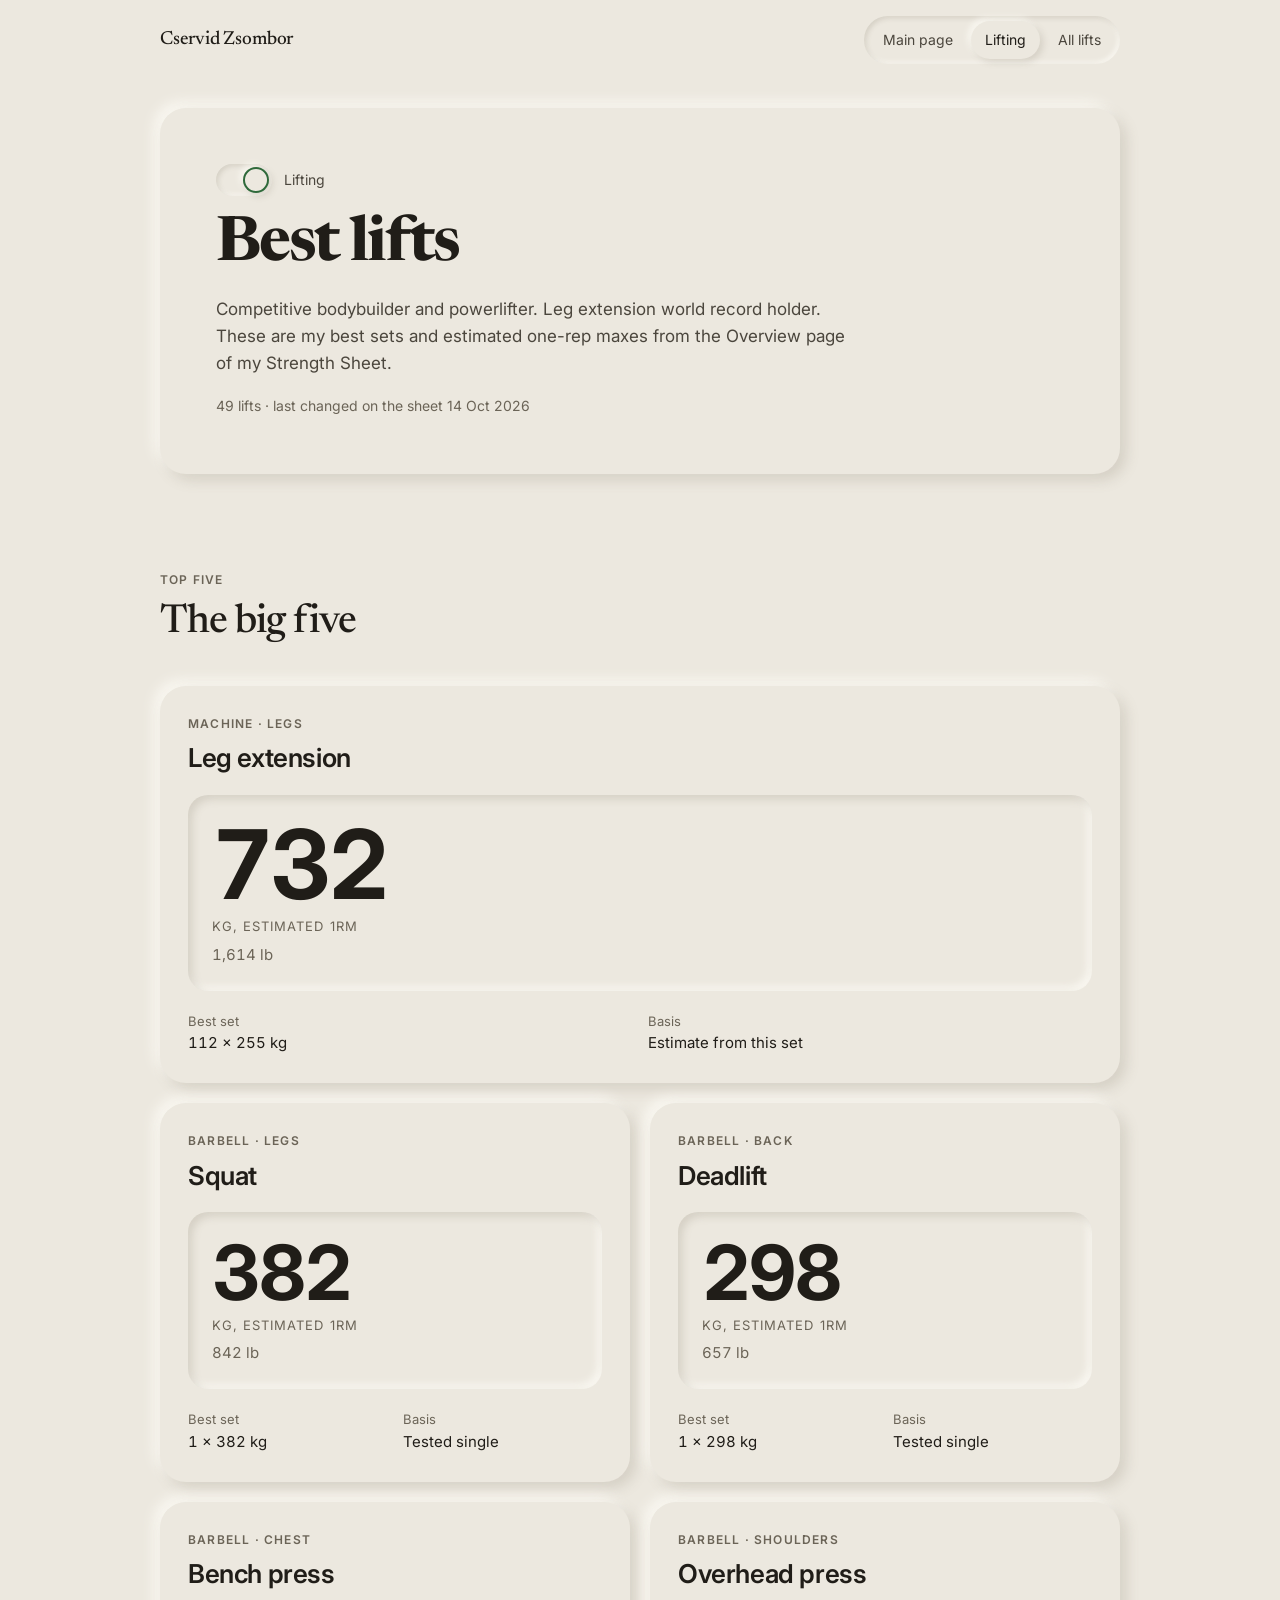
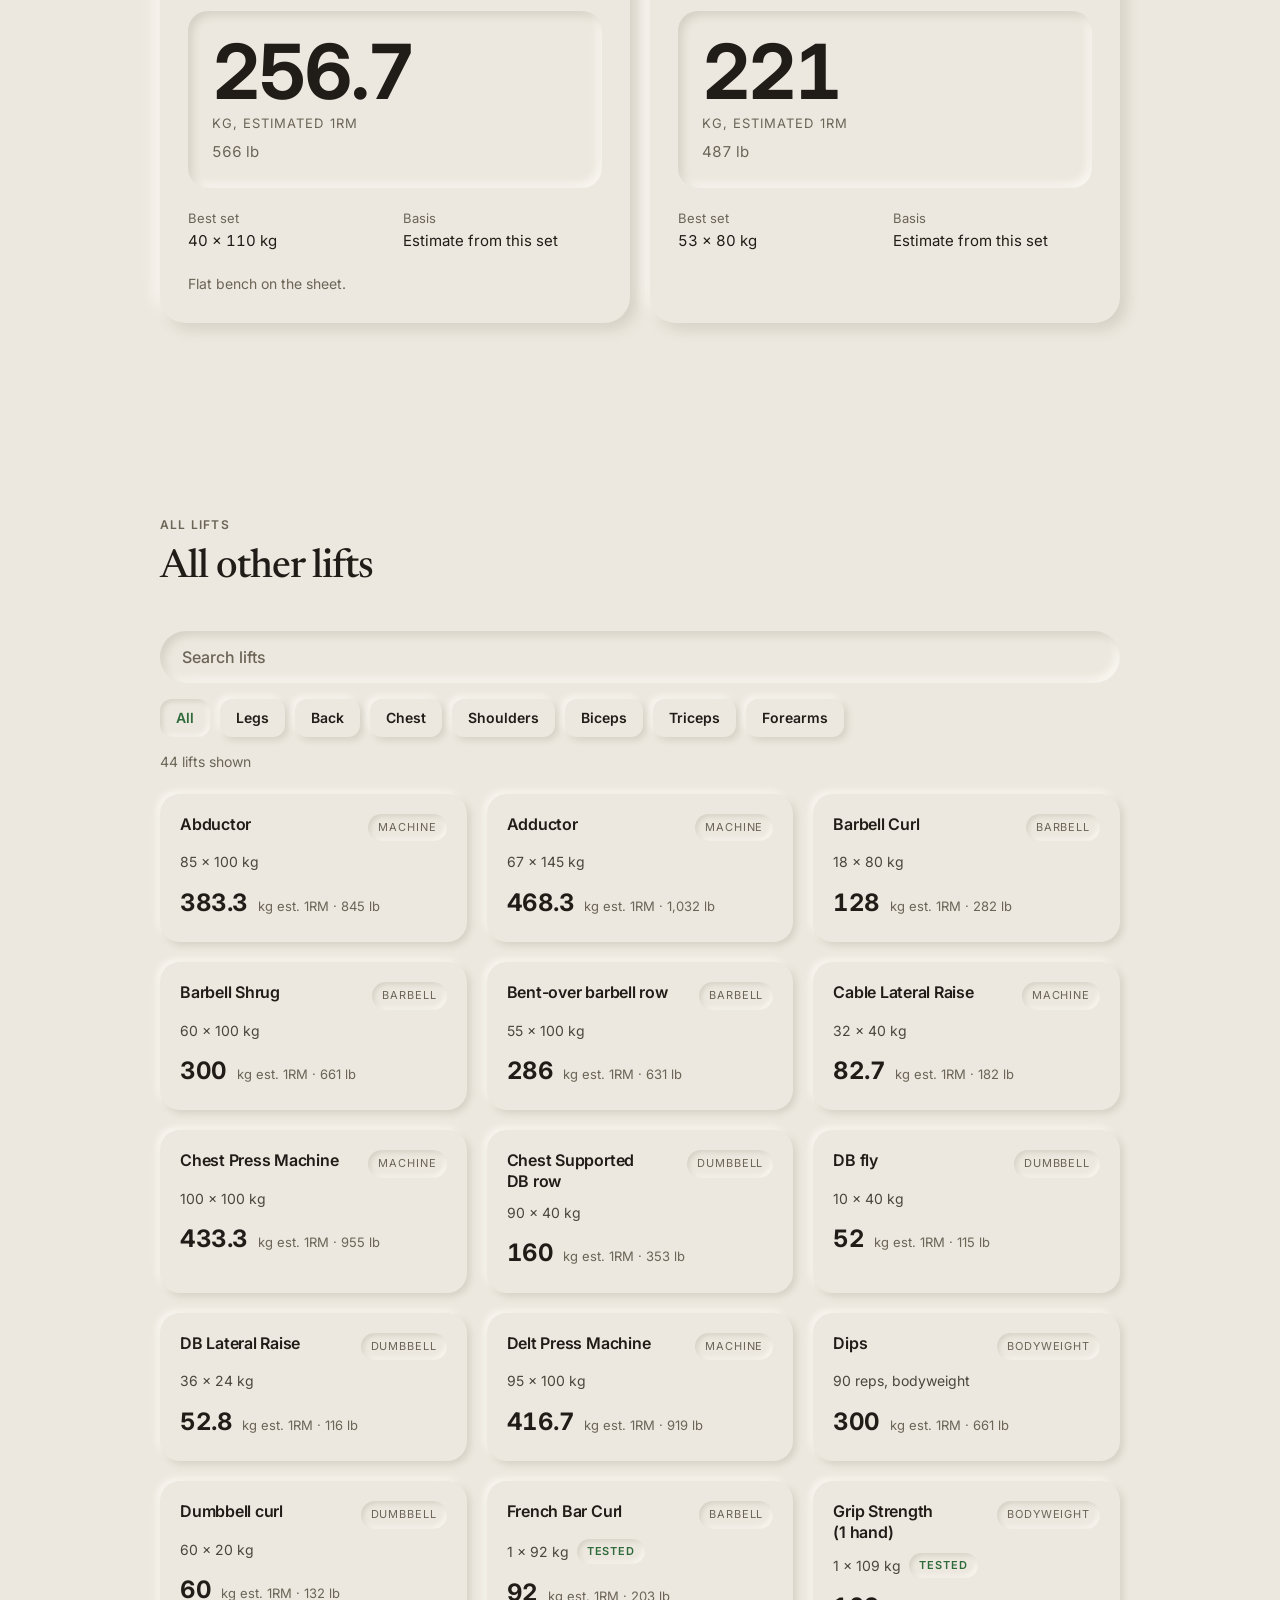
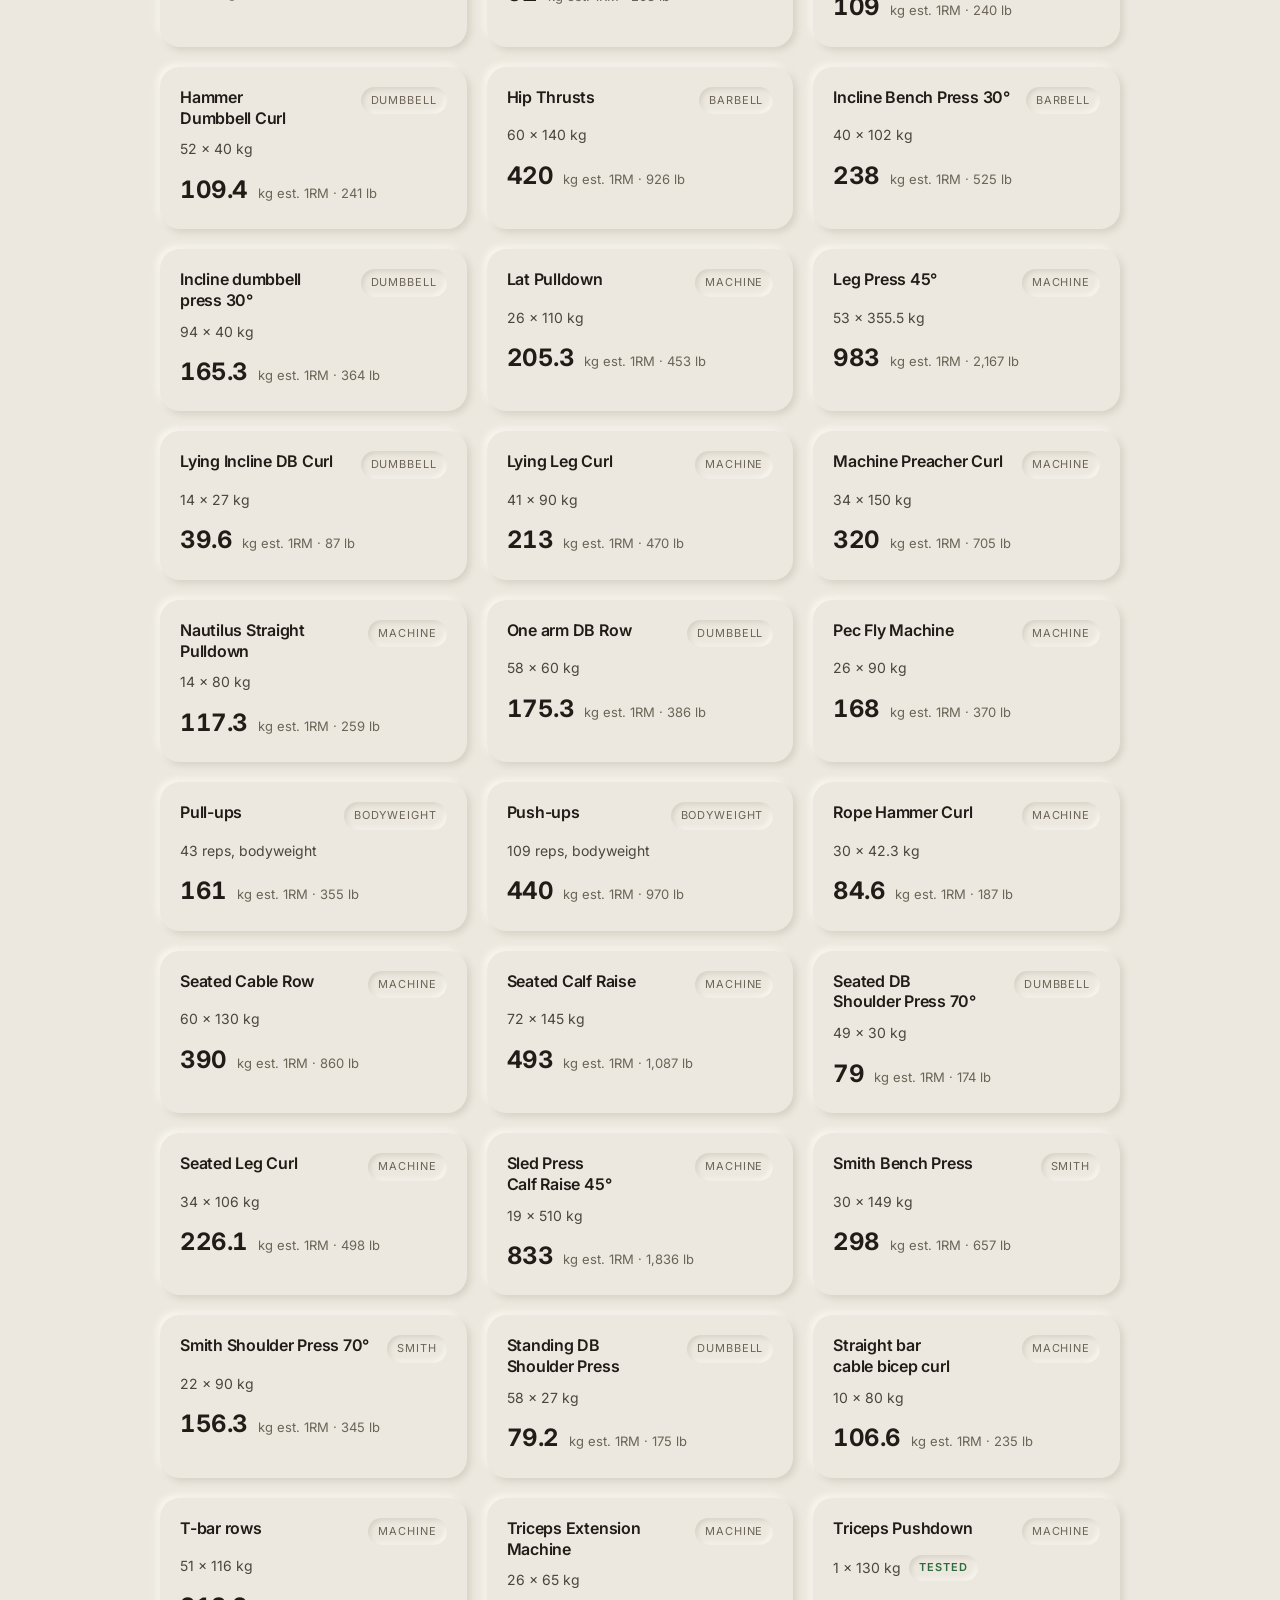
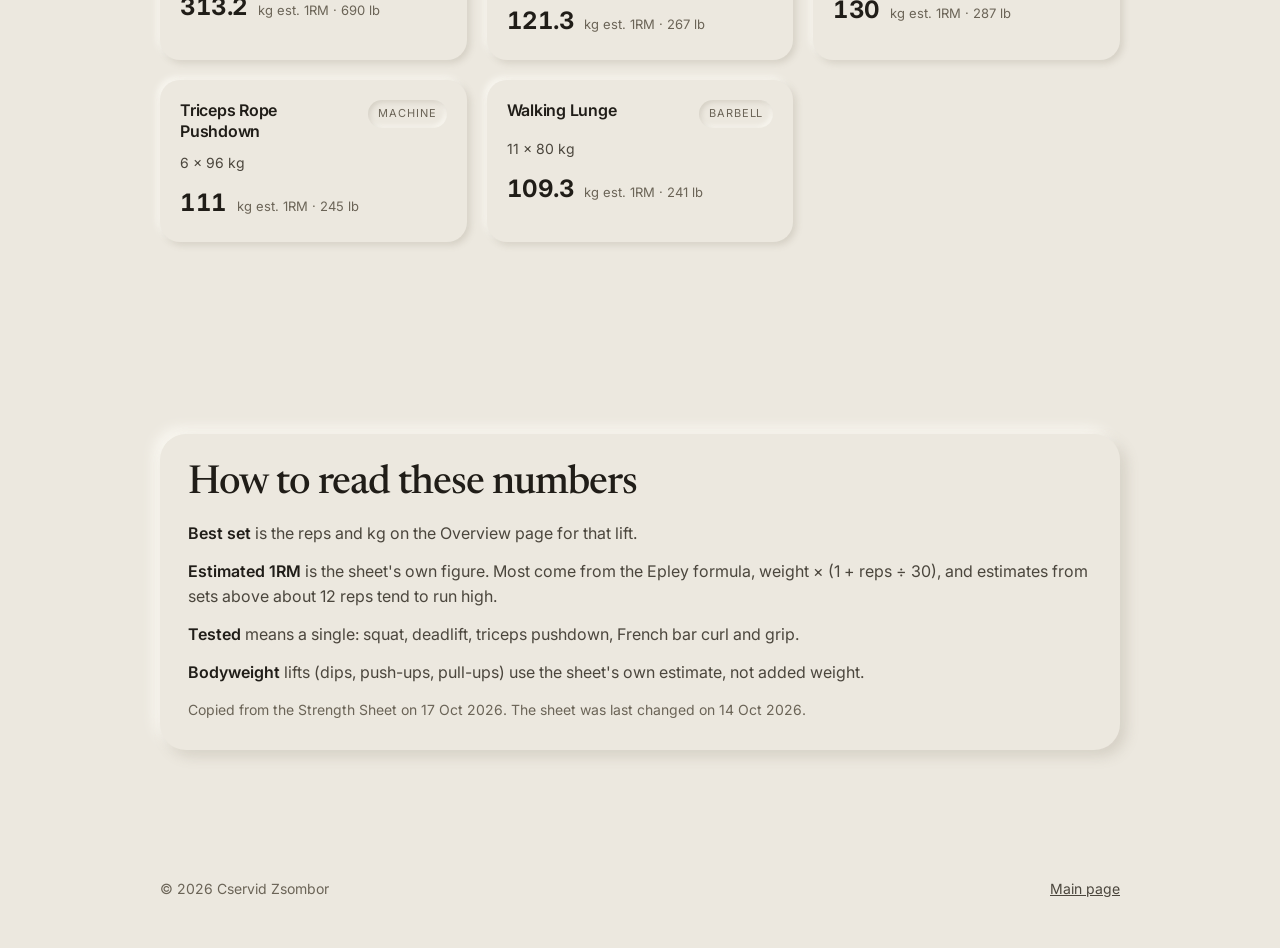
<file: personal/lifting/index.html>
<!doctype html>
<html lang="en">
<head>
  <meta charset="utf-8">
  <meta name="viewport" content="width=device-width, initial-scale=1, viewport-fit=cover">
  <title>Best lifts, Cservid Zsombor</title>
  <meta name="description" content="Best sets and estimated one-rep maxes from the Overview page of my Strength Sheet.">
  <meta name="theme-color" content="#ece8df">
  <link rel="icon" href="../favicon.svg" type="image/svg+xml">
  <link rel="preconnect" href="https://fonts.googleapis.com">
  <link rel="preconnect" href="https://fonts.gstatic.com" crossorigin>
  <link rel="stylesheet" href="https://fonts.googleapis.com/css2?family=Inter:wght@400;500;600;700&display=swap">
  <link rel="stylesheet" href="https://fonts.googleapis.com/css2?family=Newsreader:wght@400;500;600;700&display=swap">
  <link rel="stylesheet" href="../assets/site.css?v=20261018">
</head>
<body>
  <a class="skip" href="#main">Skip to content</a>

  <header class="topbar">
    <div class="wrap bar">
      <a class="brand" href="../">Cservid Zsombor</a>
      <nav class="nav" aria-label="Pages">
        <a href="../">Main page</a>
        <a href="./" aria-current="page">Lifting</a>
        <a href="#all-lifts">All lifts</a>
      </nav>
    </div>
  </header>

  <main id="main" class="wrap">
    <section class="hero raised single" aria-labelledby="lift-title">
      <div class="hero-main">
        <p class="status"><span class="switch" aria-hidden="true"></span>Lifting</p>
        <h1 id="lift-title">Best lifts</h1>
        <p class="lede">Competitive bodybuilder and powerlifter. Leg extension world record holder. These are my best sets and estimated one-rep maxes from the Overview page of my Strength Sheet.</p>
        <p class="meta">49 lifts · last changed on the sheet 14 Oct 2026</p>
      </div>
    </section>

    <section class="block" aria-labelledby="top-title">
      <header class="head">
        <p class="eyebrow">Top five</p>
        <h2 id="top-title">The big five</h2>
      </header>
      <div class="grid two">
        <article class="big raised feature">
          <div class="big-head">
            <p class="eyebrow">Machine · Legs</p>
            <h3>Leg extension</h3>
          </div>
          <div class="readout inset">
            <p class="digits">732</p>
            <p class="unit">kg, estimated 1RM</p>
            <p class="lb">1,614 lb</p>
          </div>
          <dl class="big-facts">
            <div><dt>Best set</dt><dd>112 × 255 kg</dd></div>
            <div><dt>Basis</dt><dd>Estimate from this set</dd></div>
          </dl>
          
        </article>
        <article class="big raised">
          <div class="big-head">
            <p class="eyebrow">Barbell · Legs</p>
            <h3>Squat</h3>
          </div>
          <div class="readout inset">
            <p class="digits">382</p>
            <p class="unit">kg, estimated 1RM</p>
            <p class="lb">842 lb</p>
          </div>
          <dl class="big-facts">
            <div><dt>Best set</dt><dd>1 × 382 kg</dd></div>
            <div><dt>Basis</dt><dd>Tested single</dd></div>
          </dl>
          
        </article>
        <article class="big raised">
          <div class="big-head">
            <p class="eyebrow">Barbell · Back</p>
            <h3>Deadlift</h3>
          </div>
          <div class="readout inset">
            <p class="digits">298</p>
            <p class="unit">kg, estimated 1RM</p>
            <p class="lb">657 lb</p>
          </div>
          <dl class="big-facts">
            <div><dt>Best set</dt><dd>1 × 298 kg</dd></div>
            <div><dt>Basis</dt><dd>Tested single</dd></div>
          </dl>
          
        </article>
        <article class="big raised">
          <div class="big-head">
            <p class="eyebrow">Barbell · Chest</p>
            <h3>Bench press</h3>
          </div>
          <div class="readout inset">
            <p class="digits">256.7</p>
            <p class="unit">kg, estimated 1RM</p>
            <p class="lb">566 lb</p>
          </div>
          <dl class="big-facts">
            <div><dt>Best set</dt><dd>40 × 110 kg</dd></div>
            <div><dt>Basis</dt><dd>Estimate from this set</dd></div>
          </dl>
          <p class="note">Flat bench on the sheet.</p>
        </article>
        <article class="big raised">
          <div class="big-head">
            <p class="eyebrow">Barbell · Shoulders</p>
            <h3>Overhead press</h3>
          </div>
          <div class="readout inset">
            <p class="digits">221</p>
            <p class="unit">kg, estimated 1RM</p>
            <p class="lb">487 lb</p>
          </div>
          <dl class="big-facts">
            <div><dt>Best set</dt><dd>53 × 80 kg</dd></div>
            <div><dt>Basis</dt><dd>Estimate from this set</dd></div>
          </dl>
          
        </article>
      </div>
    </section>

    <section class="block" id="all-lifts" aria-labelledby="all-title">
      <header class="head">
        <p class="eyebrow">All lifts</p>
        <h2 id="all-title">All other lifts</h2>
      </header>
      <div class="toolbar">
        <label class="search inset">
          <span class="sr-only">Search lifts</span>
          <input type="search" id="lift-search" placeholder="Search lifts" autocomplete="off">
        </label>
        <div class="filters" role="group" aria-label="Filter by body part">
          <button class="btn btn-sm" type="button" data-filter="all" aria-pressed="true">All</button>
          <button class="btn btn-sm" type="button" data-filter="Legs" aria-pressed="false">Legs</button>
          <button class="btn btn-sm" type="button" data-filter="Back" aria-pressed="false">Back</button>
          <button class="btn btn-sm" type="button" data-filter="Chest" aria-pressed="false">Chest</button>
          <button class="btn btn-sm" type="button" data-filter="Shoulders" aria-pressed="false">Shoulders</button>
          <button class="btn btn-sm" type="button" data-filter="Biceps" aria-pressed="false">Biceps</button>
          <button class="btn btn-sm" type="button" data-filter="Triceps" aria-pressed="false">Triceps</button>
          <button class="btn btn-sm" type="button" data-filter="Forearms" aria-pressed="false">Forearms</button>
        </div>
      </div>
      <p class="count" id="lift-count" aria-live="polite">44 lifts shown</p>
      <ul class="grid auto lift-grid">
          <li class="lift" data-part="Legs" data-search="abductor machine legs">
            <div class="lift-top">
              <h3>Abductor</h3>
              <span class="tag-kind">Machine</span>
            </div>
            <p class="lift-set">85 × 100 kg</p>
            <p class="lift-est"><b>383.3</b><span>kg est. 1RM · 845 lb</span></p>
          </li>
          <li class="lift" data-part="Legs" data-search="adductor machine legs">
            <div class="lift-top">
              <h3>Adductor</h3>
              <span class="tag-kind">Machine</span>
            </div>
            <p class="lift-set">67 × 145 kg</p>
            <p class="lift-est"><b>468.3</b><span>kg est. 1RM · 1,032 lb</span></p>
          </li>
          <li class="lift" data-part="Biceps" data-search="barbell curl barbell biceps">
            <div class="lift-top">
              <h3>Barbell Curl</h3>
              <span class="tag-kind">Barbell</span>
            </div>
            <p class="lift-set">18 × 80 kg</p>
            <p class="lift-est"><b>128</b><span>kg est. 1RM · 282 lb</span></p>
          </li>
          <li class="lift" data-part="Back" data-search="barbell shrug barbell back">
            <div class="lift-top">
              <h3>Barbell Shrug</h3>
              <span class="tag-kind">Barbell</span>
            </div>
            <p class="lift-set">60 × 100 kg</p>
            <p class="lift-est"><b>300</b><span>kg est. 1RM · 661 lb</span></p>
          </li>
          <li class="lift" data-part="Back" data-search="bent-over barbell row barbell back">
            <div class="lift-top">
              <h3>Bent-over barbell row</h3>
              <span class="tag-kind">Barbell</span>
            </div>
            <p class="lift-set">55 × 100 kg</p>
            <p class="lift-est"><b>286</b><span>kg est. 1RM · 631 lb</span></p>
          </li>
          <li class="lift" data-part="Shoulders" data-search="cable lateral raise machine shoulders">
            <div class="lift-top">
              <h3>Cable Lateral Raise</h3>
              <span class="tag-kind">Machine</span>
            </div>
            <p class="lift-set">32 × 40 kg</p>
            <p class="lift-est"><b>82.7</b><span>kg est. 1RM · 182 lb</span></p>
          </li>
          <li class="lift" data-part="Chest" data-search="chest press machine machine chest">
            <div class="lift-top">
              <h3>Chest Press Machine</h3>
              <span class="tag-kind">Machine</span>
            </div>
            <p class="lift-set">100 × 100 kg</p>
            <p class="lift-est"><b>433.3</b><span>kg est. 1RM · 955 lb</span></p>
          </li>
          <li class="lift" data-part="Back" data-search="chest supported db row dumbbell back">
            <div class="lift-top">
              <h3>Chest Supported DB row</h3>
              <span class="tag-kind">Dumbbell</span>
            </div>
            <p class="lift-set">90 × 40 kg</p>
            <p class="lift-est"><b>160</b><span>kg est. 1RM · 353 lb</span></p>
          </li>
          <li class="lift" data-part="Chest" data-search="db fly dumbbell chest">
            <div class="lift-top">
              <h3>DB fly</h3>
              <span class="tag-kind">Dumbbell</span>
            </div>
            <p class="lift-set">10 × 40 kg</p>
            <p class="lift-est"><b>52</b><span>kg est. 1RM · 115 lb</span></p>
          </li>
          <li class="lift" data-part="Shoulders" data-search="db lateral raise dumbbell shoulders">
            <div class="lift-top">
              <h3>DB Lateral Raise</h3>
              <span class="tag-kind">Dumbbell</span>
            </div>
            <p class="lift-set">36 × 24 kg</p>
            <p class="lift-est"><b>52.8</b><span>kg est. 1RM · 116 lb</span></p>
          </li>
          <li class="lift" data-part="Shoulders" data-search="delt press machine machine shoulders">
            <div class="lift-top">
              <h3>Delt Press Machine</h3>
              <span class="tag-kind">Machine</span>
            </div>
            <p class="lift-set">95 × 100 kg</p>
            <p class="lift-est"><b>416.7</b><span>kg est. 1RM · 919 lb</span></p>
          </li>
          <li class="lift" data-part="Triceps" data-search="dips bodyweight triceps">
            <div class="lift-top">
              <h3>Dips</h3>
              <span class="tag-kind">Bodyweight</span>
            </div>
            <p class="lift-set">90 reps, bodyweight</p>
            <p class="lift-est"><b>300</b><span>kg est. 1RM · 661 lb</span></p>
          </li>
          <li class="lift" data-part="Biceps" data-search="dumbbell curl dumbbell biceps">
            <div class="lift-top">
              <h3>Dumbbell curl</h3>
              <span class="tag-kind">Dumbbell</span>
            </div>
            <p class="lift-set">60 × 20 kg</p>
            <p class="lift-est"><b>60</b><span>kg est. 1RM · 132 lb</span></p>
          </li>
          <li class="lift" data-part="Biceps" data-search="french bar curl barbell biceps">
            <div class="lift-top">
              <h3>French Bar Curl</h3>
              <span class="tag-kind">Barbell</span>
            </div>
            <p class="lift-set">1 × 92 kg<span class="badge">Tested</span></p>
            <p class="lift-est"><b>92</b><span>kg est. 1RM · 203 lb</span></p>
          </li>
          <li class="lift" data-part="Forearms" data-search="grip strength (1 hand) bodyweight forearms">
            <div class="lift-top">
              <h3>Grip Strength (1 hand)</h3>
              <span class="tag-kind">Bodyweight</span>
            </div>
            <p class="lift-set">1 × 109 kg<span class="badge">Tested</span></p>
            <p class="lift-est"><b>109</b><span>kg est. 1RM · 240 lb</span></p>
          </li>
          <li class="lift" data-part="Biceps" data-search="hammer dumbbell curl dumbbell biceps">
            <div class="lift-top">
              <h3>Hammer Dumbbell Curl</h3>
              <span class="tag-kind">Dumbbell</span>
            </div>
            <p class="lift-set">52 × 40 kg</p>
            <p class="lift-est"><b>109.4</b><span>kg est. 1RM · 241 lb</span></p>
          </li>
          <li class="lift" data-part="Legs" data-search="hip thrusts barbell legs">
            <div class="lift-top">
              <h3>Hip Thrusts</h3>
              <span class="tag-kind">Barbell</span>
            </div>
            <p class="lift-set">60 × 140 kg</p>
            <p class="lift-est"><b>420</b><span>kg est. 1RM · 926 lb</span></p>
          </li>
          <li class="lift" data-part="Chest" data-search="incline bench press 30° barbell chest">
            <div class="lift-top">
              <h3>Incline Bench Press 30°</h3>
              <span class="tag-kind">Barbell</span>
            </div>
            <p class="lift-set">40 × 102 kg</p>
            <p class="lift-est"><b>238</b><span>kg est. 1RM · 525 lb</span></p>
          </li>
          <li class="lift" data-part="Chest" data-search="incline dumbbell press 30° dumbbell chest">
            <div class="lift-top">
              <h3>Incline dumbbell press 30°</h3>
              <span class="tag-kind">Dumbbell</span>
            </div>
            <p class="lift-set">94 × 40 kg</p>
            <p class="lift-est"><b>165.3</b><span>kg est. 1RM · 364 lb</span></p>
          </li>
          <li class="lift" data-part="Back" data-search="lat pulldown machine back">
            <div class="lift-top">
              <h3>Lat Pulldown</h3>
              <span class="tag-kind">Machine</span>
            </div>
            <p class="lift-set">26 × 110 kg</p>
            <p class="lift-est"><b>205.3</b><span>kg est. 1RM · 453 lb</span></p>
          </li>
          <li class="lift" data-part="Legs" data-search="leg press 45° machine legs">
            <div class="lift-top">
              <h3>Leg Press 45°</h3>
              <span class="tag-kind">Machine</span>
            </div>
            <p class="lift-set">53 × 355.5 kg</p>
            <p class="lift-est"><b>983</b><span>kg est. 1RM · 2,167 lb</span></p>
          </li>
          <li class="lift" data-part="Biceps" data-search="lying incline db curl dumbbell biceps">
            <div class="lift-top">
              <h3>Lying Incline DB Curl</h3>
              <span class="tag-kind">Dumbbell</span>
            </div>
            <p class="lift-set">14 × 27 kg</p>
            <p class="lift-est"><b>39.6</b><span>kg est. 1RM · 87 lb</span></p>
          </li>
          <li class="lift" data-part="Legs" data-search="lying leg curl machine legs">
            <div class="lift-top">
              <h3>Lying Leg Curl</h3>
              <span class="tag-kind">Machine</span>
            </div>
            <p class="lift-set">41 × 90 kg</p>
            <p class="lift-est"><b>213</b><span>kg est. 1RM · 470 lb</span></p>
          </li>
          <li class="lift" data-part="Biceps" data-search="machine preacher curl machine biceps">
            <div class="lift-top">
              <h3>Machine Preacher Curl</h3>
              <span class="tag-kind">Machine</span>
            </div>
            <p class="lift-set">34 × 150 kg</p>
            <p class="lift-est"><b>320</b><span>kg est. 1RM · 705 lb</span></p>
          </li>
          <li class="lift" data-part="Back" data-search="nautilus straight pulldown machine back">
            <div class="lift-top">
              <h3>Nautilus Straight Pulldown</h3>
              <span class="tag-kind">Machine</span>
            </div>
            <p class="lift-set">14 × 80 kg</p>
            <p class="lift-est"><b>117.3</b><span>kg est. 1RM · 259 lb</span></p>
          </li>
          <li class="lift" data-part="Back" data-search="one arm db row dumbbell back">
            <div class="lift-top">
              <h3>One arm DB Row</h3>
              <span class="tag-kind">Dumbbell</span>
            </div>
            <p class="lift-set">58 × 60 kg</p>
            <p class="lift-est"><b>175.3</b><span>kg est. 1RM · 386 lb</span></p>
          </li>
          <li class="lift" data-part="Chest" data-search="pec fly machine machine chest">
            <div class="lift-top">
              <h3>Pec Fly Machine</h3>
              <span class="tag-kind">Machine</span>
            </div>
            <p class="lift-set">26 × 90 kg</p>
            <p class="lift-est"><b>168</b><span>kg est. 1RM · 370 lb</span></p>
          </li>
          <li class="lift" data-part="Back" data-search="pull-ups bodyweight back">
            <div class="lift-top">
              <h3>Pull-ups</h3>
              <span class="tag-kind">Bodyweight</span>
            </div>
            <p class="lift-set">43 reps, bodyweight</p>
            <p class="lift-est"><b>161</b><span>kg est. 1RM · 355 lb</span></p>
          </li>
          <li class="lift" data-part="Chest" data-search="push-ups bodyweight chest">
            <div class="lift-top">
              <h3>Push-ups</h3>
              <span class="tag-kind">Bodyweight</span>
            </div>
            <p class="lift-set">109 reps, bodyweight</p>
            <p class="lift-est"><b>440</b><span>kg est. 1RM · 970 lb</span></p>
          </li>
          <li class="lift" data-part="Biceps" data-search="rope hammer curl machine biceps">
            <div class="lift-top">
              <h3>Rope Hammer Curl</h3>
              <span class="tag-kind">Machine</span>
            </div>
            <p class="lift-set">30 × 42.3 kg</p>
            <p class="lift-est"><b>84.6</b><span>kg est. 1RM · 187 lb</span></p>
          </li>
          <li class="lift" data-part="Back" data-search="seated cable row machine back">
            <div class="lift-top">
              <h3>Seated Cable Row</h3>
              <span class="tag-kind">Machine</span>
            </div>
            <p class="lift-set">60 × 130 kg</p>
            <p class="lift-est"><b>390</b><span>kg est. 1RM · 860 lb</span></p>
          </li>
          <li class="lift" data-part="Legs" data-search="seated calf raise machine legs">
            <div class="lift-top">
              <h3>Seated Calf Raise</h3>
              <span class="tag-kind">Machine</span>
            </div>
            <p class="lift-set">72 × 145 kg</p>
            <p class="lift-est"><b>493</b><span>kg est. 1RM · 1,087 lb</span></p>
          </li>
          <li class="lift" data-part="Shoulders" data-search="seated db shoulder press 70° dumbbell shoulders">
            <div class="lift-top">
              <h3>Seated DB Shoulder Press 70°</h3>
              <span class="tag-kind">Dumbbell</span>
            </div>
            <p class="lift-set">49 × 30 kg</p>
            <p class="lift-est"><b>79</b><span>kg est. 1RM · 174 lb</span></p>
          </li>
          <li class="lift" data-part="Legs" data-search="seated leg curl machine legs">
            <div class="lift-top">
              <h3>Seated Leg Curl</h3>
              <span class="tag-kind">Machine</span>
            </div>
            <p class="lift-set">34 × 106 kg</p>
            <p class="lift-est"><b>226.1</b><span>kg est. 1RM · 498 lb</span></p>
          </li>
          <li class="lift" data-part="Legs" data-search="sled press calf raise 45° machine legs">
            <div class="lift-top">
              <h3>Sled Press Calf Raise 45°</h3>
              <span class="tag-kind">Machine</span>
            </div>
            <p class="lift-set">19 × 510 kg</p>
            <p class="lift-est"><b>833</b><span>kg est. 1RM · 1,836 lb</span></p>
          </li>
          <li class="lift" data-part="Chest" data-search="smith bench press smith chest">
            <div class="lift-top">
              <h3>Smith Bench Press</h3>
              <span class="tag-kind">Smith</span>
            </div>
            <p class="lift-set">30 × 149 kg</p>
            <p class="lift-est"><b>298</b><span>kg est. 1RM · 657 lb</span></p>
          </li>
          <li class="lift" data-part="Shoulders" data-search="smith shoulder press 70° smith shoulders">
            <div class="lift-top">
              <h3>Smith Shoulder Press 70°</h3>
              <span class="tag-kind">Smith</span>
            </div>
            <p class="lift-set">22 × 90 kg</p>
            <p class="lift-est"><b>156.3</b><span>kg est. 1RM · 345 lb</span></p>
          </li>
          <li class="lift" data-part="Shoulders" data-search="standing db shoulder press dumbbell shoulders">
            <div class="lift-top">
              <h3>Standing DB Shoulder Press</h3>
              <span class="tag-kind">Dumbbell</span>
            </div>
            <p class="lift-set">58 × 27 kg</p>
            <p class="lift-est"><b>79.2</b><span>kg est. 1RM · 175 lb</span></p>
          </li>
          <li class="lift" data-part="Biceps" data-search="straight bar cable bicep curl machine biceps">
            <div class="lift-top">
              <h3>Straight bar cable bicep curl</h3>
              <span class="tag-kind">Machine</span>
            </div>
            <p class="lift-set">10 × 80 kg</p>
            <p class="lift-est"><b>106.6</b><span>kg est. 1RM · 235 lb</span></p>
          </li>
          <li class="lift" data-part="Back" data-search="t-bar rows machine back">
            <div class="lift-top">
              <h3>T-bar rows</h3>
              <span class="tag-kind">Machine</span>
            </div>
            <p class="lift-set">51 × 116 kg</p>
            <p class="lift-est"><b>313.2</b><span>kg est. 1RM · 690 lb</span></p>
          </li>
          <li class="lift" data-part="Triceps" data-search="triceps extension machine machine triceps">
            <div class="lift-top">
              <h3>Triceps Extension Machine</h3>
              <span class="tag-kind">Machine</span>
            </div>
            <p class="lift-set">26 × 65 kg</p>
            <p class="lift-est"><b>121.3</b><span>kg est. 1RM · 267 lb</span></p>
          </li>
          <li class="lift" data-part="Triceps" data-search="triceps pushdown machine triceps">
            <div class="lift-top">
              <h3>Triceps Pushdown</h3>
              <span class="tag-kind">Machine</span>
            </div>
            <p class="lift-set">1 × 130 kg<span class="badge">Tested</span></p>
            <p class="lift-est"><b>130</b><span>kg est. 1RM · 287 lb</span></p>
          </li>
          <li class="lift" data-part="Triceps" data-search="triceps rope pushdown machine triceps">
            <div class="lift-top">
              <h3>Triceps Rope Pushdown</h3>
              <span class="tag-kind">Machine</span>
            </div>
            <p class="lift-set">6 × 96 kg</p>
            <p class="lift-est"><b>111</b><span>kg est. 1RM · 245 lb</span></p>
          </li>
          <li class="lift" data-part="Legs" data-search="walking lunge barbell legs">
            <div class="lift-top">
              <h3>Walking Lunge</h3>
              <span class="tag-kind">Barbell</span>
            </div>
            <p class="lift-set">11 × 80 kg</p>
            <p class="lift-est"><b>109.3</b><span>kg est. 1RM · 241 lb</span></p>
          </li>
      </ul>
    </section>

    <section class="block" aria-labelledby="notes-title">
      <div class="card raised">
        <h2 id="notes-title">How to read these numbers</h2>
        <ul class="plain">
          <li><strong>Best set</strong> is the reps and kg on the Overview page for that lift.</li>
          <li><strong>Estimated 1RM</strong> is the sheet's own figure. Most come from the Epley formula, weight × (1 + reps ÷ 30), and estimates from sets above about 12 reps tend to run high.</li>
          <li><strong>Tested</strong> means a single: squat, deadlift, triceps pushdown, French bar curl and grip.</li>
          <li><strong>Bodyweight</strong> lifts (dips, push-ups, pull-ups) use the sheet's own estimate, not added weight.</li>
        </ul>
        <p class="note">Copied from the Strength Sheet on 17 Oct 2026. The sheet was last changed on 14 Oct 2026.</p>
      </div>
    </section>
  </main>

  <footer class="wrap foot">
    <p>© 2026 Cservid Zsombor</p>
    <p><a href="../">Main page</a></p>
  </footer>

  <script>
    var search = document.getElementById('lift-search');
    var count = document.getElementById('lift-count');
    var buttons = Array.prototype.slice.call(document.querySelectorAll('.filters button'));
    var items = Array.prototype.slice.call(document.querySelectorAll('.lift-grid > li, .grid.auto > li'));
    var part = 'all';

    function apply() {
      var query = search.value.trim().toLowerCase();
      var shown = 0;
      items.forEach(function (item) {
        var match = (part === 'all' || item.dataset.part === part) && (!query || item.dataset.search.indexOf(query) !== -1);
        item.hidden = !match;
        if (match) shown += 1;
      });
      count.textContent = shown + (shown === 1 ? ' lift shown' : ' lifts shown');
    }

    buttons.forEach(function (button) {
      button.addEventListener('click', function () {
        part = button.dataset.filter;
        buttons.forEach(function (other) {
          other.setAttribute('aria-pressed', String(other === button));
        });
        apply();
      });
    });
    search.addEventListener('input', apply);
    apply();
  </script>
</body>
</html>
</file>
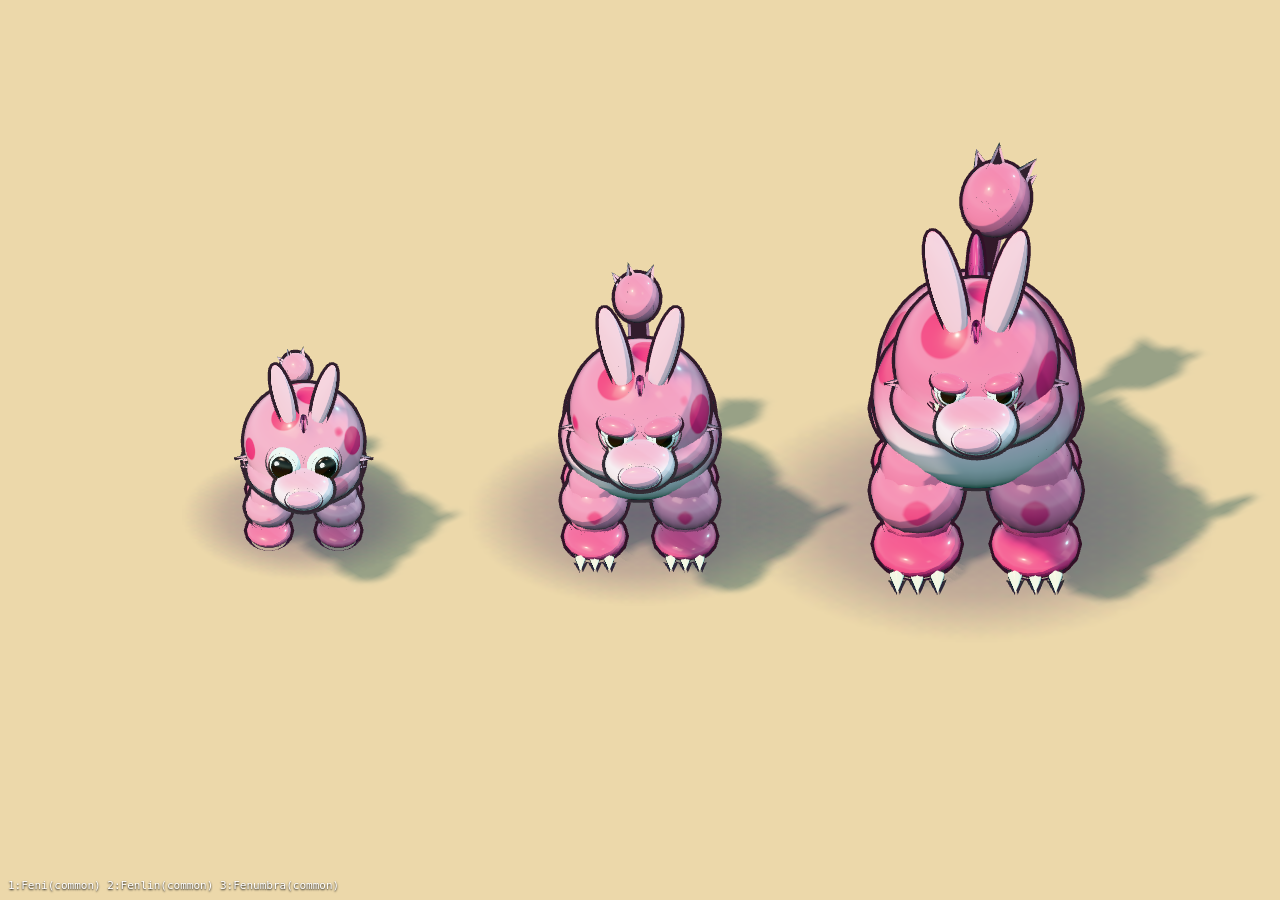
<file: astrofaun/dev/lineup.html>
<!doctype html>
<html><head><meta charset="utf-8"><title>Beast lineup</title>
<style>html,body{margin:0;height:100%;background:#000}canvas{display:block;width:100%;height:100%}#info{position:fixed;left:8px;bottom:8px;color:#fff;font:11px monospace;text-shadow:0 1px 2px #000;max-width:98%}</style></head>
<body><canvas id="c"></canvas><div id="info"></div>
<script type="module">
import { THREE, initRenderer, envFor, makeLights } from '../src/render/renderer.js';
import { bakeSpace } from '../src/render/textures.js';
import { makeBeast, animateBeast } from '../src/render/beastMesh.js';
import { updateOutlineScale } from '../src/render/toon.js';
import { BIOMES } from '../src/data/planets.js';
import { SPECIES } from '../src/data/beasts.js';
// Studio lineup: beasts on a plain stage, front 3/4 view
const params = new URLSearchParams(location.search);
const ids = (params.get('ids') || '1,2,3').split(',').map(Number);
const canvas = document.getElementById('c');
const renderer = initRenderer(canvas, params.get('q') || 'medium');
renderer.setSize(innerWidth, innerHeight, false);
const scene = new THREE.Scene();
const biome = BIOMES[params.get('biome') || 'home'];
scene.background = bakeSpace(biome.space, innerWidth, innerHeight, 3);
scene.environment = envFor('home', biome);
const lights = makeLights(scene, biome);
const floor = new THREE.Mesh(new THREE.CircleGeometry(30, 48), new THREE.MeshStandardMaterial({ color: 0xe8c8a0, roughness: 0.9 }));
floor.rotation.x = -Math.PI / 2; floor.receiveShadow = true; scene.add(floor);
const cols = +(params.get('cols') || Math.ceil(Math.sqrt(ids.length * 1.8)));
const gap = +(params.get('gap') || 1.7);
const rows = Math.ceil(ids.length / cols);
ids.forEach((id, i) => {
  const b = makeBeast(id, params.get('variant') === '1');
  const cx = i % cols, cz = Math.floor(i / cols);
  b.position.set((cx - (cols - 1) / 2) * gap, 0, (cz - (rows - 1) / 2) * gap * 1.1);
  scene.add(b);
});
const cam = new THREE.OrthographicCamera(-1, 1, 1, -1, 0.1, 300);
const fr = +(params.get('fr') || (rows * gap * 0.75 + 1));
const aspect = innerWidth / innerHeight;
cam.left = -fr * aspect; cam.right = fr * aspect; cam.top = fr; cam.bottom = -fr; cam.updateProjectionMatrix();
cam.position.set(0, 22, 34); cam.lookAt(0, 0.4, 0);
lights.follow(new THREE.Vector3());
document.getElementById('info').textContent = ids.map((id) => id + ':' + SPECIES[id - 1].name + '(' + SPECIES[id - 1].types.join('/') + ')').join('  ');
const beasts = scene.children.filter((o) => o.userData.anim);
const clock = new THREE.Clock();
let frames = 0;
function loop() { if (params.get('anim') !== '1' && frames++ > 2) { window.__done = true; return; } const t = clock.getElapsedTime(); for (const b of beasts) animateBeast(b, t, 0.016, 'idle'); updateOutlineScale(cam, innerHeight); renderer.render(scene, cam); requestAnimationFrame(loop); }
loop();
</script></body></html>
</file>
<file: personal/assets/site.css>
/* Shared stylesheet for the personal page and the lifting page.
   Look: neumorphic paper. Warm grey-beige surfaces, soft raised and pressed shadows from two directions, a Newsreader
   serif for the name and headings, one muted green accent.
   Every colour, radius and shadow is a token on :root, so a theme only redefines tokens.
   No glow, no gradients, no gloss, no coloured blur. */

:root {
  color-scheme: light;
  --surface: #ece8df;
  --card: #ece8df;
  --well: #ece8df;
  --shade: rgba(122, 110, 92, 0.2);
  --lit: rgba(255, 253, 248, 0.75);
  --text: #201d18;
  --text-2: #4b463d;
  --text-3: #6b6457;
  --line: rgba(32, 29, 24, 0.09);
  --track: #c9c0af;
  --rail: #cbc2b0;
  --accent: #2f6a3b;
  --accent-hover: #234f2c;
  --hover: #2f6a3b;
  --font: "Inter", system-ui, -apple-system, "Segoe UI", Roboto, sans-serif;
  --display: "Newsreader", Georgia, "Times New Roman", serif;
  --r-lg: 26px;
  --r-md: 20px;
  --r-sm: 15px;
  --r-xs: 12px;
  --raised-lg: 6px 6px 14px var(--shade), -6px -6px 14px var(--lit);
  --raised: 4px 4px 10px var(--shade), -4px -4px 10px var(--lit);
  --raised-sm: 3px 3px 7px var(--shade), -3px -3px 7px var(--lit);
  --inset: inset 4px 4px 9px var(--shade), inset -4px -4px 9px var(--lit);
  --inset-sm: inset 2px 2px 5px var(--shade), inset -2px -2px 5px var(--lit);
}

*,
*::before,
*::after {
  box-sizing: border-box;
}

[hidden] {
  display: none !important;
}

html {
  -webkit-text-size-adjust: 100%;
  scroll-behavior: smooth;
  scroll-padding-top: 110px;
}

body {
  margin: 0;
  min-height: 100vh;
  background: var(--surface);
  color: var(--text);
  font: 400 16px/1.6 var(--font);
  -webkit-font-smoothing: antialiased;
}

h1,
h2,
h3,
p,
ul,
ol,
dl,
dd {
  margin: 0;
  padding: 0;
}

h1,
h2 {
  font-family: var(--display);
}

h3 {
  font-family: var(--font);
}

ul {
  list-style: none;
}

p {
  color: var(--text-2);
}

a {
  color: inherit;
}

:focus-visible {
  outline: 2px solid var(--accent);
  outline-offset: 3px;
}

.sr-only {
  position: absolute;
  width: 1px;
  height: 1px;
  overflow: hidden;
  clip: rect(0 0 0 0);
  white-space: nowrap;
}

.skip {
  position: absolute;
  left: 16px;
  top: -60px;
  z-index: 20;
  padding: 8px 14px;
  border-radius: var(--r-xs);
  background: var(--card);
  box-shadow: var(--raised-sm);
  color: var(--text);
  text-decoration: none;
}

.skip:focus {
  top: 12px;
}

.wrap {
  width: min(1040px, 100%);
  margin-inline: auto;
  padding-inline: clamp(16px, 4vw, 40px);
}

/* ---------- surfaces ---------- */

.raised {
  background: var(--card);
  border-radius: var(--r-lg);
  box-shadow: var(--raised-lg);
}

.inset {
  background: var(--well);
  border-radius: var(--r-md);
  box-shadow: var(--inset);
}

.eyebrow {
  font-size: 12px;
  font-weight: 600;
  letter-spacing: 0.1em;
  text-transform: uppercase;
  color: var(--text-3);
}

.note,
.meta,
.count {
  font-size: 14px;
  color: var(--text-3);
}

/* ---------- controls ---------- */

.btn {
  display: inline-flex;
  align-items: center;
  justify-content: center;
  gap: 8px;
  min-height: 48px;
  padding: 0 22px;
  border: 0;
  border-radius: var(--r-sm);
  background: var(--card);
  color: var(--text);
  font: 600 15px/1 var(--font);
  text-decoration: none;
  white-space: nowrap;
  cursor: pointer;
  box-shadow: var(--raised);
  transition: box-shadow 0.18s ease, color 0.18s ease;
}

.btn:hover {
  color: var(--hover);
}

.btn:active,
.btn[aria-pressed="true"] {
  box-shadow: var(--inset-sm);
}

.btn-primary {
  color: var(--accent);
}

.btn-primary:hover {
  color: var(--accent-hover);
}

.btn-sm {
  min-height: 38px;
  padding: 0 16px;
  border-radius: var(--r-xs);
  font-size: 14px;
  box-shadow: var(--raised-sm);
}

.btn-sm:active,
.btn-sm[aria-pressed="true"] {
  box-shadow: var(--inset-sm);
}

.filters .btn[aria-pressed="true"] {
  color: var(--accent);
}

/* The switch: an inset track with a raised knob and a flat accent ring (a hard edge, not a glow). */
.switch {
  position: relative;
  flex: none;
  width: 56px;
  height: 32px;
  border-radius: 999px;
  background: var(--well);
  box-shadow: var(--inset-sm);
}

.switch::after {
  content: "";
  position: absolute;
  top: 3px;
  right: 3px;
  width: 26px;
  height: 26px;
  border-radius: 50%;
  background: var(--card);
  box-shadow: var(--raised-sm), inset 0 0 0 2px var(--accent);
}

/* ---------- top bar ---------- */

.topbar {
  position: sticky;
  top: 0;
  z-index: 10;
  background: var(--surface);
}

.topbar .bar {
  display: flex;
  flex-wrap: wrap;
  align-items: center;
  justify-content: space-between;
  gap: 12px 20px;
  padding-block: 16px;
}

.brand {
  font-family: var(--display);
  font-size: 19px;
  font-weight: 500;
  letter-spacing: -0.01em;
  color: var(--text);
  text-decoration: none;
}

.nav {
  display: flex;
  flex-wrap: wrap;
  gap: 4px;
  padding: 5px;
  border-radius: 999px;
  background: var(--well);
  box-shadow: var(--inset-sm);
}

.nav a {
  padding: 8px 14px;
  border-radius: 999px;
  font-size: 14px;
  color: var(--text-2);
  text-decoration: none;
  transition: color 0.15s ease;
}

.nav a:hover {
  color: var(--text);
}

.nav a[aria-current="true"],
.nav a[aria-current="page"] {
  color: var(--text);
  background: var(--card);
  box-shadow: var(--raised-sm);
}

/* ---------- top card: the part to send to friends ---------- */

.hero {
  display: grid;
  gap: clamp(28px, 4vw, 44px);
  margin-top: clamp(12px, 3vw, 28px);
  padding: clamp(28px, 5vw, 56px);
}

.hero-main {
  display: grid;
  gap: 18px;
  align-content: start;
  min-width: 0;
}

.profile {
  display: grid;
  gap: 22px;
  align-content: start;
  justify-items: start;
  min-width: 0;
}

.avatar {
  display: grid;
  place-items: center;
  align-content: center;
  width: 84px;
  height: 84px;
  border-radius: 50%;
  background: var(--card);
  box-shadow: var(--raised);
  font-family: var(--display);
  font-size: 30px;
  font-weight: 500;
  line-height: 1;
  letter-spacing: 0;
  color: var(--text);
}

.intro {
  display: grid;
  gap: 8px;
  min-width: 0;
}

.role {
  font-size: 18px;
  font-weight: 500;
  color: var(--text);
}

.bio {
  max-width: 42ch;
  font-size: 17px;
  color: var(--text-2);
}

.status {
  display: flex;
  align-items: center;
  gap: 12px;
  font-size: 14px;
  color: var(--text-2);
}

.linkstack {
  display: grid;
  gap: 22px;
  align-content: start;
  justify-items: start;
  min-width: 0;
}

.linkcards {
  display: grid;
  gap: 12px;
  width: 100%;
}

.linkcard {
  display: flex;
  align-items: center;
  justify-content: space-between;
  gap: 14px;
  width: 100%;
  min-width: 0;
  padding: 16px 20px;
  border: 0;
  border-radius: var(--r-md);
  background: var(--card);
  box-shadow: var(--raised-sm);
  color: var(--text);
  font: inherit;
  text-decoration: none;
  transition: box-shadow 0.18s ease;
}

a.linkcard:hover,
a.linkcard:active {
  box-shadow: var(--inset-sm);
}

.lc-text {
  display: grid;
  gap: 2px;
  min-width: 0;
}

.lc-title {
  font-size: 16px;
  font-weight: 600;
  color: var(--text);
}

.lc-sub {
  font-size: 14px;
  color: var(--text-3);
  overflow-wrap: anywhere;
}

.lc-go {
  flex: none;
  font-size: 16px;
  color: var(--text-3);
}

/* Quick facts sit between the top card and the CV sections. */
.facts {
  display: grid;
  gap: 18px;
  margin-top: clamp(28px, 4vw, 48px);
  padding: 26px 28px;
}

.facts dl {
  display: grid;
  gap: 18px;
}

.facts dl > div {
  display: grid;
  gap: 4px;
}

.facts dt {
  font-size: 13px;
  color: var(--text-3);
}

.facts dd {
  font-size: 15px;
  color: var(--text);
}

.hero h1,
h1 {
  font-size: clamp(42px, 6vw, 62px);
  font-weight: 700;
  line-height: 1.02;
  letter-spacing: -0.035em;
  text-wrap: balance;
  color: var(--text);
}

.lede {
  max-width: 58ch;
  font-size: 17px;
  color: var(--text-2);
}

/* ---------- headings and sections ---------- */

h2 {
  font-size: clamp(28px, 3.6vw, 40px);
  font-weight: 500;
  line-height: 1.12;
  letter-spacing: -0.025em;
  text-wrap: balance;
  color: var(--text);
}

h3 {
  font-size: 19px;
  font-weight: 600;
  line-height: 1.3;
  letter-spacing: -0.015em;
  text-wrap: balance;
  color: var(--text);
}

.block {
  padding-block: clamp(56px, 8vw, 96px);
}

.head {
  display: grid;
  gap: 12px;
  margin-bottom: clamp(24px, 4vw, 40px);
}

.head .lede {
  margin-top: 4px;
}

/* ---------- grids and cards ---------- */

.grid {
  display: grid;
  gap: 20px;
  grid-template-columns: minmax(0, 1fr);
}

.card {
  display: flex;
  flex-direction: column;
  gap: 14px;
  min-width: 0;
  padding: 28px;
}

.links {
  display: flex;
  flex-wrap: wrap;
  gap: 10px;
  margin-top: auto;
  padding-top: 6px;
}

.text-link {
  align-self: flex-start;
  font-size: 15px;
  font-weight: 600;
  color: var(--accent);
  text-decoration: underline;
  text-decoration-thickness: 1px;
  text-underline-offset: 4px;
}

.wide {
  grid-column: 1 / -1;
}

/* Achievement gauge: two inset meters. The shorter bar is the better FID. */
.gauge {
  display: grid;
  gap: 14px;
  padding: 20px;
}

.gauge-row {
  display: grid;
  grid-template-columns: minmax(0, 6.5rem) minmax(0, 1fr) 3rem;
  align-items: center;
  gap: 14px;
}

.gauge-name {
  font-size: 14px;
  color: var(--text-2);
}

.gauge-value {
  font-size: 16px;
  font-weight: 600;
  text-align: right;
  font-variant-numeric: tabular-nums;
  color: var(--text);
}

.meter {
  display: block;
  height: 14px;
  padding: 3px;
  border-radius: 999px;
  background: var(--well);
  box-shadow: var(--inset-sm);
}

.meter i {
  display: block;
  width: var(--w);
  height: 100%;
  border-radius: 999px;
  background: var(--accent);
}

.meter i.base {
  background: var(--track);
}

/* ---------- work history ---------- */

.timeline {
  position: relative;
  display: grid;
  gap: 30px;
  padding: 36px clamp(20px, 3vw, 40px) 36px 60px;
  border-radius: var(--r-lg);
  background: var(--well);
  box-shadow: var(--inset);
}

.timeline li {
  position: relative;
  display: grid;
  gap: 6px;
  min-width: 0;
}

.timeline li::before {
  content: "";
  position: absolute;
  left: -38px;
  top: 4px;
  width: 14px;
  height: 14px;
  border-radius: 50%;
  background: var(--card);
  box-shadow: var(--raised-sm);
}

.timeline li:not(:last-child)::after {
  content: "";
  position: absolute;
  left: -32px;
  top: 24px;
  bottom: -30px;
  width: 2px;
  border-radius: 2px;
  background: var(--rail);
}

.timeline time {
  font-size: 13px;
  color: var(--text-3);
  font-variant-numeric: tabular-nums;
}

.org {
  font-size: 14px;
  color: var(--text-2);
}

.engagements {
  margin-top: 20px;
}

.plain {
  display: grid;
  gap: 12px;
}

.plain li {
  color: var(--text-2);
}

.plain strong {
  color: var(--text);
  font-weight: 600;
}

.chips {
  display: flex;
  flex-wrap: wrap;
  gap: 10px;
}

.chips li {
  display: inline-flex;
  align-items: center;
  min-height: 34px;
  padding: 0 14px;
  border-radius: 999px;
  background: var(--card);
  box-shadow: var(--raised-sm);
  font-size: 14px;
  color: var(--text-2);
}

/* ---------- contact ---------- */

.contact {
  padding: 8px 28px;
}

.row {
  display: grid;
  grid-template-columns: 9.5rem minmax(0, 1fr) auto;
  align-items: center;
  gap: 14px;
  padding: 16px 0;
  border-bottom: 1px solid var(--line);
}

.row:last-child {
  border-bottom: 0;
}

.row > a,
.row > span:not(.eyebrow) {
  min-width: 0;
  overflow-wrap: anywhere;
  color: var(--text);
}

.row > a {
  justify-self: start;
  text-decoration: underline;
  text-decoration-color: var(--text-3);
  text-underline-offset: 4px;
}

.foot {
  display: flex;
  flex-wrap: wrap;
  justify-content: space-between;
  gap: 12px;
  padding-block: 32px 48px;
  font-size: 14px;
  color: var(--text-3);
}

.foot p {
  color: var(--text-3);
}

.foot a {
  color: var(--text-2);
}

/* ---------- lifting page ---------- */

.big {
  display: flex;
  flex-direction: column;
  gap: 20px;
  padding: 28px;
}

.big-head {
  display: grid;
  gap: 8px;
}

.big h3 {
  font-size: clamp(22px, 3vw, 26px);
}

.readout {
  display: grid;
  gap: 6px;
  padding: 24px;
  border-radius: var(--r-md);
}

.digits {
  font-size: clamp(52px, 9vw, 76px);
  font-weight: 700;
  line-height: 0.95;
  letter-spacing: -0.04em;
  font-variant-numeric: tabular-nums;
  color: var(--text);
}

.feature .digits {
  font-size: clamp(64px, 12vw, 96px);
}

.unit {
  font-size: 13px;
  letter-spacing: 0.08em;
  text-transform: uppercase;
  color: var(--text-3);
}

.lb {
  font-size: 15px;
  color: var(--text-3);
  font-variant-numeric: tabular-nums;
}

.big-facts {
  display: grid;
  grid-template-columns: repeat(2, minmax(0, 1fr));
  gap: 16px;
}

.big-facts dt {
  font-size: 13px;
  color: var(--text-3);
}

.big-facts dd {
  font-size: 15px;
  color: var(--text);
  font-variant-numeric: tabular-nums;
}

.badge {
  display: inline-flex;
  margin-left: 8px;
  padding: 4px 10px;
  border-radius: 999px;
  box-shadow: var(--inset-sm);
  font-size: 11px;
  font-weight: 600;
  letter-spacing: 0.08em;
  text-transform: uppercase;
  vertical-align: 2px;
  color: var(--accent);
}

.toolbar {
  display: grid;
  gap: 16px;
  margin-bottom: 14px;
}

.search {
  display: flex;
  align-items: center;
  min-height: 52px;
  padding: 0 20px;
  border-radius: 999px;
}

.search input {
  width: 100%;
  min-width: 0;
  border: 0;
  outline: 0;
  background: transparent;
  color: var(--text);
  font: 500 16px var(--font);
}

.search input::placeholder {
  color: var(--text-3);
}

.search:focus-within {
  outline: 2px solid var(--accent);
  outline-offset: 3px;
}

.filters {
  display: flex;
  flex-wrap: wrap;
  gap: 10px;
}

.count {
  margin: 4px 0 20px;
  font-variant-numeric: tabular-nums;
}

.lift {
  display: flex;
  flex-direction: column;
  gap: 10px;
  padding: 20px;
  border-radius: var(--r-md);
  background: var(--card);
  box-shadow: var(--raised-sm);
}

.lift-top {
  display: flex;
  justify-content: space-between;
  align-items: flex-start;
  gap: 12px;
}

.lift h3 {
  font-size: 16px;
}

.lift-set {
  font-size: 14px;
  color: var(--text-2);
}

.lift-est {
  display: flex;
  flex-wrap: wrap;
  align-items: baseline;
  gap: 4px 10px;
}

.lift-est b {
  font-size: 24px;
  font-weight: 700;
  letter-spacing: -0.02em;
  font-variant-numeric: tabular-nums;
  color: var(--text);
}

.lift-est span {
  font-size: 13px;
  color: var(--text-3);
}

.tag-kind {
  flex: none;
  padding: 5px 10px;
  border-radius: 999px;
  box-shadow: var(--inset-sm);
  font-size: 11px;
  letter-spacing: 0.08em;
  text-transform: uppercase;
  color: var(--text-3);
}

/* ---------- breakpoints ---------- */

@media (min-width: 640px) {
  .grid.two,
  .grid.auto {
    grid-template-columns: repeat(2, minmax(0, 1fr));
  }

  .wide,
  .big.feature {
    grid-column: 1 / -1;
  }

  .facts dl {
    grid-template-columns: repeat(2, minmax(0, 1fr));
    gap: 22px 32px;
  }
}

@media (min-width: 960px) {
  .grid.auto {
    grid-template-columns: repeat(3, minmax(0, 1fr));
  }

  .wide {
    grid-column: span 2;
  }
}

@media (min-width: 900px) {
  .hero {
    grid-template-columns: minmax(0, 1fr) minmax(0, 1fr);
    align-items: start;
  }

  .hero.single {
    grid-template-columns: minmax(0, 1fr);
  }
}

@media (max-width: 560px) {
  .row {
    grid-template-columns: minmax(0, 1fr);
    gap: 6px;
  }

  .row .btn {
    justify-self: start;
  }

  .card,
  .big {
    padding: 22px;
  }

  .linkcard {
    padding: 14px 16px;
  }

  .facts {
    padding: 22px;
  }

  .contact {
    padding: 4px 20px;
  }

  .topbar .bar {
    flex-wrap: nowrap;
    gap: 12px;
    padding-block: 12px;
  }

  .brand {
    flex: none;
  }

  .nav {
    flex: 1 1 auto;
    min-width: 0;
    flex-wrap: nowrap;
    overflow-x: auto;
    scrollbar-width: none;
  }

  .nav::-webkit-scrollbar {
    display: none;
  }

  .nav a {
    flex: none;
    white-space: nowrap;
  }
}

@media (prefers-reduced-motion: reduce) {
  html {
    scroll-behavior: auto;
  }

  .btn,
  .nav a,
  .linkcard {
    transition: none;
  }
}
</file>
